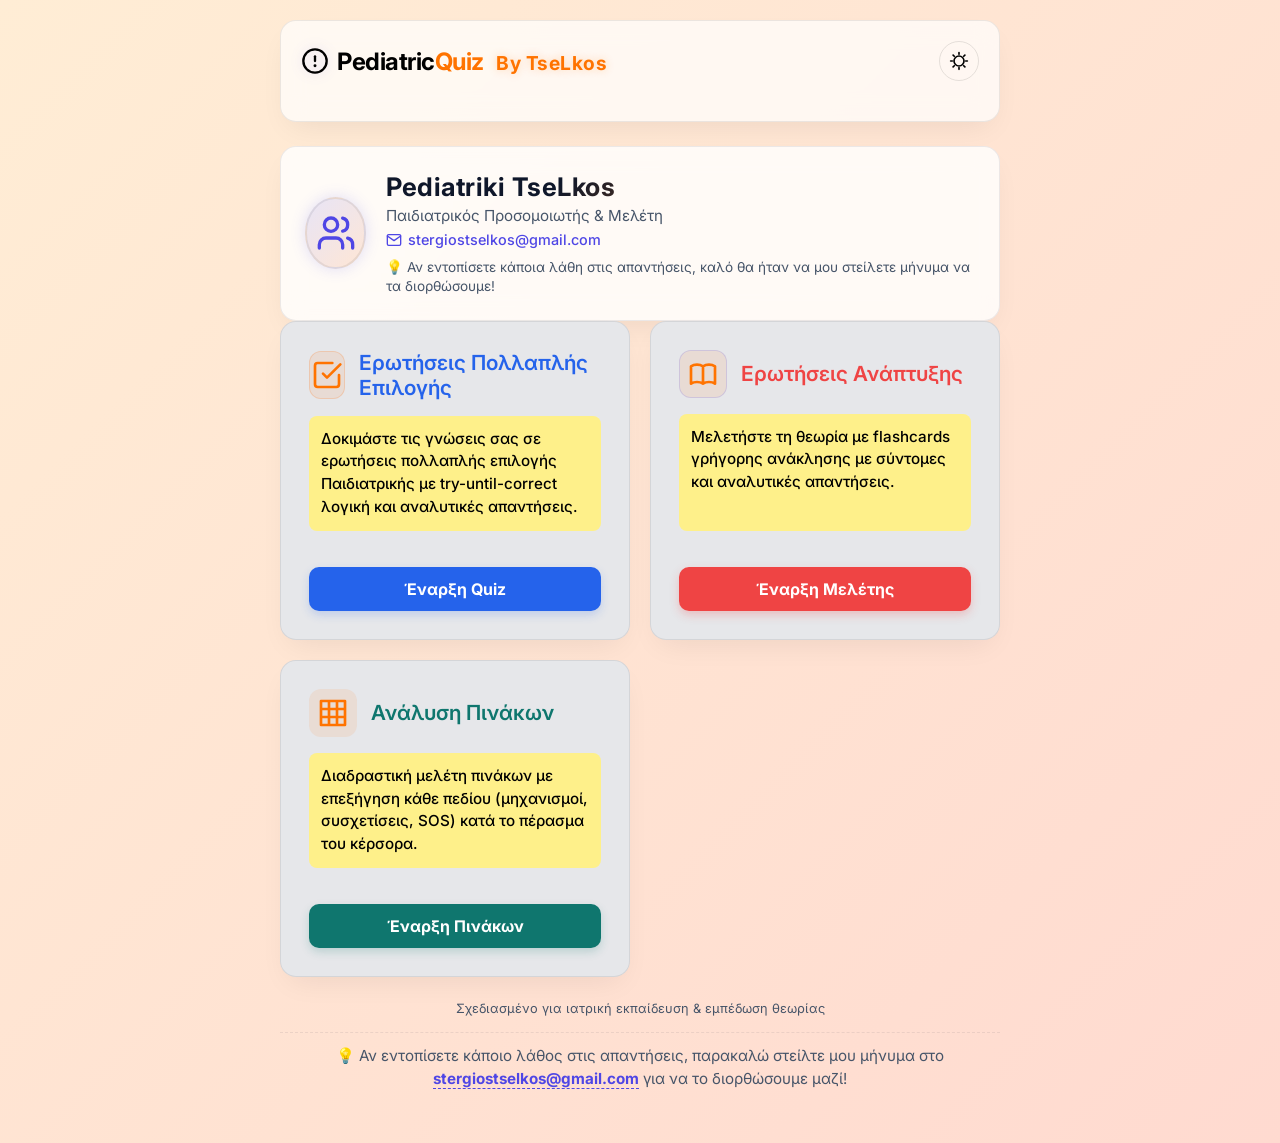
<file: index.html>
<!DOCTYPE html>
<html lang="el">
<head>
    <meta charset="UTF-8">
    <meta name="viewport" content="width=device-width, initial-scale=1.0">
    <title>Pediatric Portal - pediatriki TseLkos</title>
    <!-- Google Fonts -->
    <link rel="preconnect" href="https://fonts.googleapis.com">
    <link rel="preconnect" href="https://fonts.gstatic.com" crossorigin>
    <link href="https://fonts.googleapis.com/css2?family=Inter:wght@300;400;500;600;700&display=swap" rel="stylesheet">
    <!-- CSS Stylesheet -->
    <link rel="stylesheet" href="style.css?v=2.2">
</head>
<body class="light-theme" style="background: linear-gradient(135deg, #ffedd5 0%, #ffdad0 100%) !important; color: #000000 !important;">
    <div class="app-container">
        <!-- Header Section -->
        <header class="app-header" style="background: rgba(255, 255, 255, 0.7) !important; border: 1px solid rgba(0, 0, 0, 0.08) !important; box-shadow: var(--shadow-main);">
            <div class="header-main">
                <div class="app-logo" style="color: #000000 !important;">
                    <svg width="28" height="28" viewBox="0 0 24 24" fill="none" xmlns="http://www.w3.org/2000/svg">
                        <path d="M12 22C17.5228 22 22 17.5228 22 12C22 6.47715 17.5228 2 12 2C6.47715 2 2 6.47715 2 12C2 17.5228 6.47715 22 12 22Z" stroke="currentColor" stroke-width="2" stroke-linecap="round" stroke-linejoin="round"/>
                        <path d="M12 8V12" stroke="currentColor" stroke-width="2" stroke-linecap="round" stroke-linejoin="round"/>
                        <path d="M12 16H12.01" stroke="currentColor" stroke-width="2.5" stroke-linecap="round" stroke-linejoin="round"/>
                    </svg>
                    <h1 style="color: #000000 !important;">Pediatric<span style="color: #ff7300 !important;">Quiz</span> <span class="author-tag" style="font-size: 1.2rem; font-weight: 700; color: #ff7300; text-shadow: 0 0 8px rgba(255, 115, 0, 0.3); margin-left: 8px; letter-spacing: 0.5px; vertical-align: middle;">By TseLkos</span></h1>
                </div>
                <div class="header-controls">
                    <button id="theme-toggle" class="icon-button" style="border-color: rgba(0, 0, 0, 0.1) !important; color: #000000 !important;" aria-label="Toggle Theme">
                        <!-- Sun Icon -->
                        <svg class="sun-icon" width="20" height="20" viewBox="0 0 24 24" fill="none" xmlns="http://www.w3.org/2000/svg">
                            <path d="M12 18C15.3137 18 18 15.3137 18 12C18 8.68629 15.3137 6 12 6C8.68629 6 6 8.68629 6 12C6 15.3137 8.68629 18 12 18Z" stroke="currentColor" stroke-width="2" stroke-linecap="round" stroke-linejoin="round"/>
                            <path d="M12 2V4" stroke="currentColor" stroke-width="2" stroke-linecap="round" stroke-linejoin="round"/>
                            <path d="M12 20V22" stroke="currentColor" stroke-width="2" stroke-linecap="round" stroke-linejoin="round"/>
                            <path d="M4.93 4.93L6.34 6.34" stroke="currentColor" stroke-width="2" stroke-linecap="round" stroke-linejoin="round"/>
                            <path d="M17.66 17.66L19.07 19.07" stroke="currentColor" stroke-width="2" stroke-linecap="round" stroke-linejoin="round"/>
                            <path d="M2 12H4" stroke="currentColor" stroke-width="2" stroke-linecap="round" stroke-linejoin="round"/>
                            <path d="M20 12H22" stroke="currentColor" stroke-width="2" stroke-linecap="round" stroke-linejoin="round"/>
                            <path d="M6.34 17.66L4.93 19.07" stroke="currentColor" stroke-width="2" stroke-linecap="round" stroke-linejoin="round"/>
                            <path d="M19.07 4.93L17.66 6.34" stroke="currentColor" stroke-width="2" stroke-linecap="round" stroke-linejoin="round"/>
                        </svg>
                        <!-- Moon Icon -->
                        <svg class="moon-icon" width="20" height="20" viewBox="0 0 24 24" fill="none" xmlns="http://www.w3.org/2000/svg">
                            <path d="M21 12.79A9 9 0 1 1 11.21 3 7 7 0 0 0 21 12.79Z" stroke="currentColor" stroke-width="2" stroke-linecap="round" stroke-linejoin="round"/>
                        </svg>
                    </button>
                </div>
            </div>
        </header>

        <!-- Main Portal Content -->
        <main class="app-main">
            <!-- Profile Card -->
            <section class="profile-card-panel">
                <div class="profile-header">
                    <div class="profile-avatar-container">
                        <div class="profile-avatar">
                            <svg width="40" height="40" viewBox="0 0 24 24" fill="none" xmlns="http://www.w3.org/2000/svg">
                                <path d="M16 21v-2a4 4 0 0 0-4-4H6a4 4 0 0 0-4 4v2" stroke="currentColor" stroke-width="2" stroke-linecap="round" stroke-linejoin="round"/>
                                <circle cx="9" cy="7" r="4" stroke="currentColor" stroke-width="2" stroke-linecap="round" stroke-linejoin="round"/>
                                <path d="M22 21v-2a4 4 0 0 0-3-3.87" stroke="currentColor" stroke-width="2" stroke-linecap="round" stroke-linejoin="round"/>
                                <path d="M16 3.13a4 4 0 0 1 0 7.75" stroke="currentColor" stroke-width="2" stroke-linecap="round" stroke-linejoin="round"/>
                            </svg>
                        </div>
                    </div>
                    <div class="profile-info">
                        <h2>Pediatriki TseLkos</h2>
                        <p class="profile-sub">Παιδιατρικός Προσομοιωτής & Μελέτη</p>
                        <a href="mailto:stergiostselkos@gmail.com" class="profile-email-link">
                            <svg width="16" height="16" viewBox="0 0 24 24" fill="none" xmlns="http://www.w3.org/2000/svg" style="vertical-align: middle; margin-right: 6px;">
                                <path d="M4 4h16c1.1 0 2 .9 2 2v12c0 1.1-.9 2-2 2H4c-1.1 0-2-.9-2-2V6c0-1.1.9-2 2-2z" stroke="currentColor" stroke-width="2" stroke-linecap="round" stroke-linejoin="round"/>
                                <path d="M22 6l-10 7L2 6" stroke="currentColor" stroke-width="2" stroke-linecap="round" stroke-linejoin="round"/>
                            </svg>
                            stergiostselkos@gmail.com
                        </a>
                        <p style="font-size: 0.85rem; color: var(--text-secondary); margin-top: 6px; line-height: 1.4;">💡 Αν εντοπίσετε κάποια λάθη στις απαντήσεις, καλό θα ήταν να μου στείλετε μήνυμα να τα διορθώσουμε!</p>
                    </div>
                </div>
            </section>

            <!-- Navigation Grid -->
            <section class="portal-grid" style="grid-template-columns: repeat(auto-fit, minmax(240px, 1fr)); max-width: 900px; margin: 0 auto; gap: 20px;">
                <!-- Quiz Card -->
                <div class="portal-card" style="border-color: rgba(0, 0, 0, 0.08) !important; background: rgba(229, 231, 235, 0.95) !important;">
                    <div class="portal-card-header">
                        <div class="portal-card-icon quiz-icon" style="background: rgba(249, 115, 22, 0.1); color: #ff7300;">
                            <svg width="32" height="32" viewBox="0 0 24 24" fill="none" xmlns="http://www.w3.org/2000/svg">
                                <path d="M9 11l3 3L22 4" stroke="currentColor" stroke-width="2" stroke-linecap="round" stroke-linejoin="round"/>
                                <path d="M21 12v7a2 2 0 0 1-2 2H5a2 2 0 0 1-2-2V5a2 2 0 0 1 2-2h11" stroke="currentColor" stroke-width="2" stroke-linecap="round" stroke-linejoin="round"/>
                            </svg>
                        </div>
                        <h3 style="color: #2563eb !important;">Ερωτήσεις Πολλαπλής Επιλογής</h3>
                    </div>
                    <p class="portal-card-desc" style="background: #fef08a !important; color: #000000 !important; padding: 12px; border-radius: 8px; font-size: 0.95rem; line-height: 1.5; margin-bottom: 20px; font-weight: 500;">Δοκιμάστε τις γνώσεις σας σε ερωτήσεις πολλαπλής επιλογής Παιδιατρικής με try-until-correct λογική και αναλυτικές απαντήσεις.</p>
                    <a href="quiz.html" class="portal-card-btn quiz-btn" style="background: #2563eb !important; color: #ffffff !important; font-weight: 700; border: none; box-shadow: 0 4px 10px rgba(37, 99, 235, 0.2);">Έναρξη Quiz</a>
                </div>

                <!-- Study Portal Card -->
                <div class="portal-card" style="border-color: rgba(0, 0, 0, 0.08) !important; background: rgba(229, 231, 235, 0.95) !important;">
                    <div class="portal-card-header">
                        <div class="portal-card-icon study-icon" style="background: rgba(249, 115, 22, 0.1); color: #ff7300;">
                            <svg width="32" height="32" viewBox="0 0 24 24" fill="none" xmlns="http://www.w3.org/2000/svg">
                                <path d="M12 6.253v13m0-13C10.832 5.477 9.246 5 7.5 5S4.168 5.477 3 6.253v13C4.168 18.477 5.754 18 7.5 18s3.332.477 4.5 1.253m0-13C13.168 5.477 14.754 5 16.5 5c1.747 0 3.332.477 4.5 1.253v13C19.832 18.477 18.247 18 16.5 18c-1.746 0-3.332.477-4.5 1.253" stroke="currentColor" stroke-width="2" stroke-linecap="round" stroke-linejoin="round"/>
                            </svg>
                        </div>
                        <h3 style="color: #ef4444 !important;">Ερωτήσεις Ανάπτυξης</h3>
                    </div>
                    <p class="portal-card-desc" style="background: #fef08a !important; color: #000000 !important; padding: 12px; border-radius: 8px; font-size: 0.95rem; line-height: 1.5; margin-bottom: 20px; font-weight: 500;">Μελετήστε τη θεωρία με flashcards γρήγορης ανάκλησης με σύντομες και αναλυτικές απαντήσεις.</p>
                    <a href="study.html#quick-recall" class="portal-card-btn study-btn" style="background: #ef4444 !important; color: #ffffff !important; font-weight: 700; border: none; box-shadow: 0 4px 10px rgba(239, 68, 68, 0.25);">Έναρξη Μελέτης</a>
                </div>

                <!-- Table Analysis Card -->
                <div class="portal-card" style="border-color: rgba(0, 0, 0, 0.08) !important; background: rgba(229, 231, 235, 0.95) !important;">
                    <div class="portal-card-header">
                        <div class="portal-card-icon tables-icon" style="background: rgba(249, 115, 22, 0.1); color: #ff7300;">
                            <svg width="32" height="32" viewBox="0 0 24 24" fill="none" xmlns="http://www.w3.org/2000/svg">
                                <path d="M3 3h18v18H3V3z M3 9h18 M3 15h18 M9 3v18 M15 3v18" stroke="currentColor" stroke-width="2" stroke-linecap="round" stroke-linejoin="round"/>
                            </svg>
                        </div>
                        <h3 style="color: #0f766e !important;">Ανάλυση Πινάκων</h3>
                    </div>
                    <p class="portal-card-desc" style="background: #fef08a !important; color: #000000 !important; padding: 12px; border-radius: 8px; font-size: 0.95rem; line-height: 1.5; margin-bottom: 20px; font-weight: 500;">Διαδραστική μελέτη πινάκων με επεξήγηση κάθε πεδίου (μηχανισμοί, συσχετίσεις, SOS) κατά το πέρασμα του κέρσορα.</p>
                    <a href="study.html#table-analysis" class="portal-card-btn tables-btn" style="background: #0f766e !important; color: #ffffff !important; font-weight: 700; border: none; box-shadow: 0 4px 10px rgba(15, 118, 110, 0.2);">Έναρξη Πινάκων</a>
                </div>
            </section>
        </main>

        <!-- Footer Info -->
        <footer class="app-footer">
            <p>Σχεδιασμένο για ιατρική εκπαίδευση & εμπέδωση θεωρίας</p>
            <div class="study-feedback-footer" style="margin-top: 16px; padding: 12px 10px; border-top: 1px dashed var(--card-border); text-align: center; font-size: 0.95rem; color: var(--text-secondary); line-height: 1.5;">
                💡 Αν εντοπίσετε κάποιο λάθος στις απαντήσεις, παρακαλώ στείλτε μου μήνυμα στο <a href="mailto:stergiostselkos@gmail.com" style="color: var(--primary-color); font-weight: 700; text-decoration: none; border-bottom: 1px dashed var(--primary-color); transition: all 0.2s ease;">stergiostselkos@gmail.com</a> για να το διορθώσουμε μαζί!
            </div>
        </footer>
    </div>

    <!-- Theme switch logic -->
    <script>
        document.addEventListener('DOMContentLoaded', () => {
            const savedTheme = localStorage.getItem('theme') || 'dark';
            if (savedTheme === 'light') {
                document.body.classList.remove('dark-theme');
                document.body.classList.add('light-theme');
            }
            document.getElementById('theme-toggle').addEventListener('click', () => {
                if (document.body.classList.contains('dark-theme')) {
                    document.body.classList.remove('dark-theme');
                    document.body.classList.add('light-theme');
                    localStorage.setItem('theme', 'light');
                } else {
                    document.body.classList.remove('light-theme');
                    document.body.classList.add('dark-theme');
                    localStorage.setItem('theme', 'dark');
                }
            });
        });
    </script>
</body>
</html>
</file>
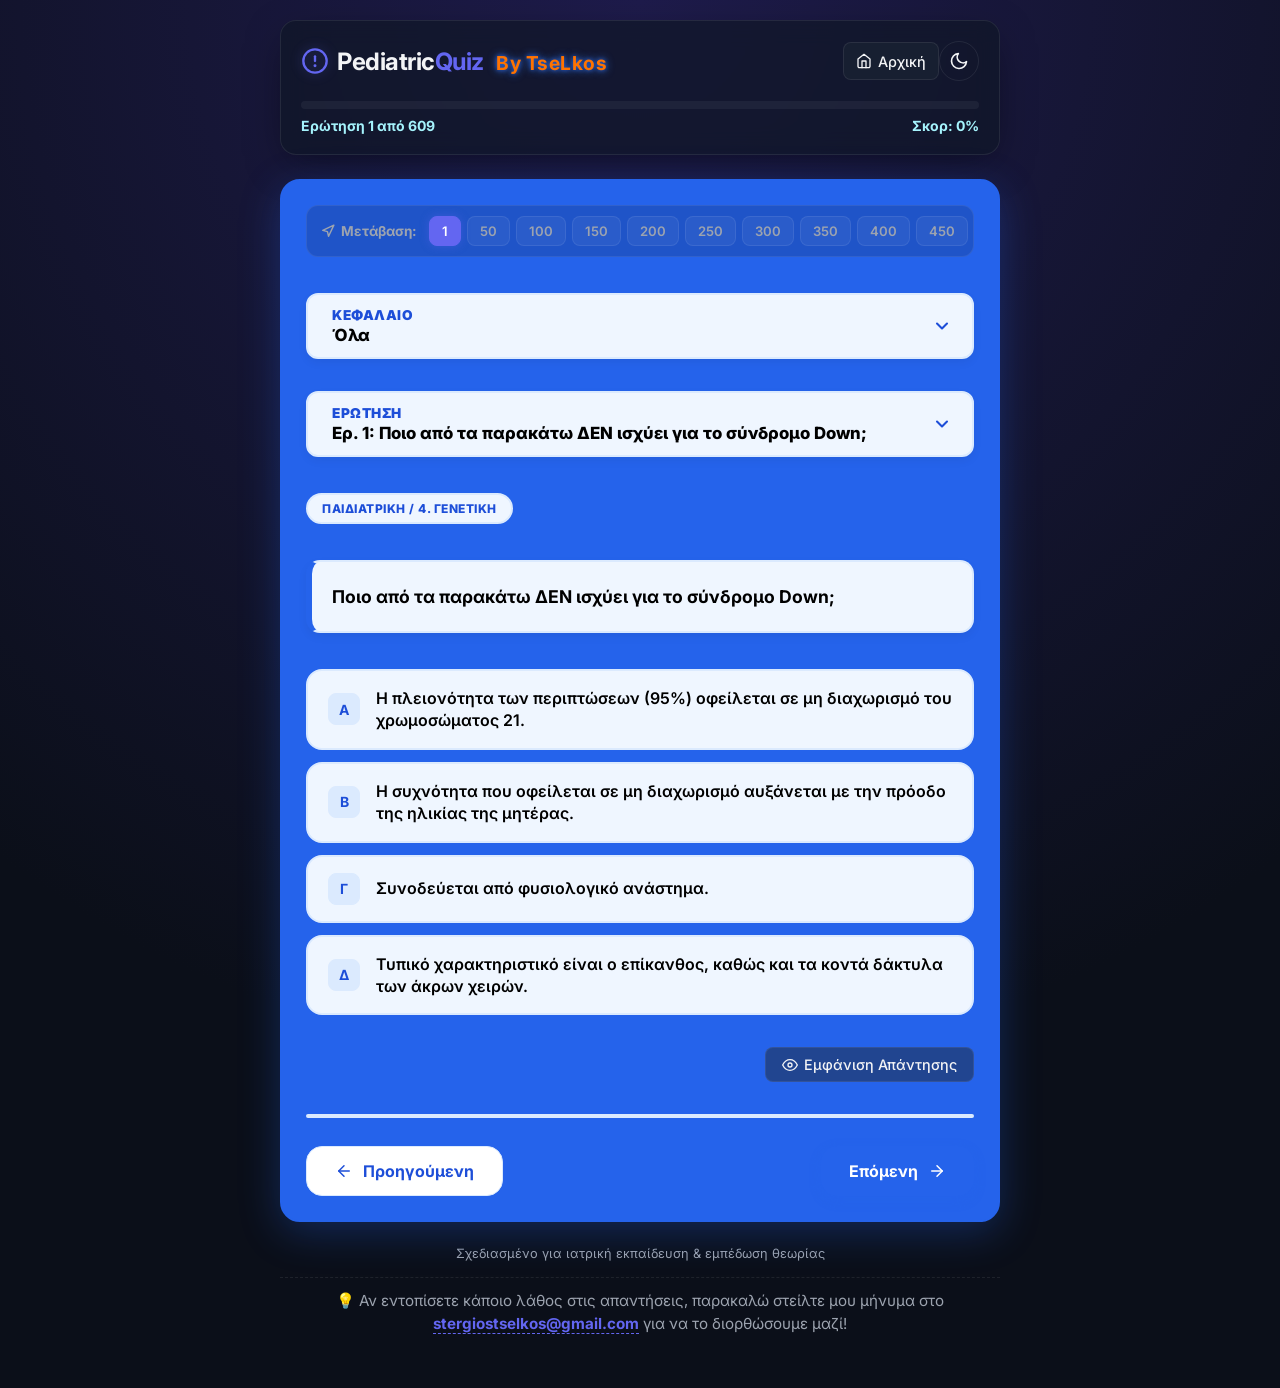
<file: quiz.html>
<!DOCTYPE html>
<html lang="el">
<head>
    <meta charset="UTF-8">
    <meta name="viewport" content="width=device-width, initial-scale=1.0">
    <title>Παιδιατρικός Προσομοιωτής Quiz</title>
    <!-- Google Fonts -->
    <link rel="preconnect" href="https://fonts.googleapis.com">
    <link rel="preconnect" href="https://fonts.gstatic.com" crossorigin>
    <link href="https://fonts.googleapis.com/css2?family=Inter:wght@300;400;500;600;700&display=swap" rel="stylesheet">
    <!-- CSS Stylesheet -->
    <link rel="stylesheet" href="style.css?v=2.0">
    <style>
    /* Animation for Author Tag */
    @keyframes tselkosGlow {
      0% {
        transform: scale(1);
        text-shadow: 0 0 8px rgba(59, 130, 246, 0.9), 0 0 4px rgba(37, 99, 235, 0.8);
      }
      50% {
        transform: scale(1.08);
        text-shadow: 0 0 16px rgba(59, 130, 246, 1), 0 0 8px rgba(59, 130, 246, 0.8), 0 0 20px rgba(37, 99, 235, 0.9);
      }
      100% {
        transform: scale(1);
        text-shadow: 0 0 8px rgba(59, 130, 246, 0.9), 0 0 4px rgba(37, 99, 235, 0.8);
      }
    }
    .author-tag {
      display: inline-block !important;
      animation: tselkosGlow 2s infinite ease-in-out !important;
    }

    /* Quiz Panel Outer Background (Solid Blue) */
    #quiz-view {
      background: #2563eb !important; /* solid blue */
      border: 2px solid #1d4ed8 !important;
      padding: 24px !important;
      border-radius: 20px !important;
      box-shadow: 0 10px 40px rgba(37, 99, 235, 0.3) !important;
    }

    /* Subfields inside outer container have very soft blue background */
    #quiz-view .large-dropdown-select-btn {
      background: #eff6ff !important; /* very soft blue */
      border: 2px solid #dbeafe !important;
      color: #000000 !important;
      border-radius: 12px !important;
      box-shadow: 0 4px 10px rgba(0,0,0,0.05) !important;
    }
    #quiz-view .large-dropdown-select-btn .dropdown-label {
      color: #1d4ed8 !important;
      font-weight: 900 !important;
      opacity: 1 !important;
      font-size: 0.85rem !important;
      letter-spacing: 0.5px !important;
    }
    #quiz-view .large-dropdown-select-btn .dropdown-value {
      color: #000000 !important;
      font-weight: 800 !important;
      font-size: 1.05rem !important;
    }
    #quiz-view .large-dropdown-select-btn .dropdown-arrow {
      color: #1d4ed8 !important;
    }

    #quiz-view .category-tag-wrapper .badge {
      background: #eff6ff !important;
      border: 2px solid #dbeafe !important;
      color: #1d4ed8 !important;
      font-weight: 800 !important;
    }

    #quiz-view .large-dropdown-select-btn:hover {
      border-color: #2563eb !important;
      background: #eff6ff !important;
      box-shadow: 0 8px 24px rgba(37, 99, 235, 0.2) !important;
    }
    #quiz-view .chapters-vertical-list-overlay,
    #quiz-view .questions-vertical-list-overlay {
      border-color: rgba(37, 99, 235, 0.3) !important;
      box-shadow: 0 15px 35px rgba(0, 0, 0, 0.3), 0 0 15px rgba(37, 99, 235, 0.1) !important;
      background: var(--card-bg) !important;
    }
    #quiz-view .overlay-chapter-item:hover,
    #quiz-view .overlay-question-item:hover {
      background: var(--option-hover) !important;
      border-color: rgba(37, 99, 235, 0.4) !important;
    }
    #quiz-view .overlay-chapter-item.active,
    #quiz-view .overlay-question-item.active {
      background: rgba(37, 99, 235, 0.1) !important;
      border-color: #2563eb !important;
      color: #2563eb !important;
    }
    #quiz-view .overlay-question-item strong {
      color: #2563eb !important;
    }

    /* Stats text styling (Very light thalassi/cyan blue for visibility) */
    .progress-stats, #progress-text, #score-text {
      color: #a5f3fc !important; /* very light thalassi blue */
      font-weight: 700 !important;
    }

    /* Question box background is also very soft blue */
    #quiz-view .question-container {
      background: #eff6ff !important; /* very soft blue */
      border: 2px solid #dbeafe !important;
      border-left: 6px solid #2563eb !important;
      border-radius: 14px !important;
      padding: 20px !important;
      box-shadow: 0 4px 10px rgba(0,0,0,0.05) !important;
      margin: 16px 0 !important;
      color: #000000 !important;
      font-weight: 700 !important;
      line-height: 1.65 !important;
    }

    /* Options buttons styling and hover behavior */
    #quiz-view .option-btn {
      background: #eff6ff !important; /* very soft blue default */
      border: 2px solid #dbeafe !important;
      color: #000000 !important;
      font-weight: 600 !important;
      transition: all 0.2s ease !important;
    }
    #quiz-view .option-btn:hover:not(:disabled) {
      background: #2563eb !important; /* takes original button color on hover */
      border-color: #1d4ed8 !important;
      color: #ffffff !important;
      transform: translateY(-2px) !important;
    }
    #quiz-view .option-btn .option-badge {
      background: #dbeafe !important;
      border-color: #dbeafe !important;
      color: #1d4ed8 !important;
    }
    #quiz-view .option-btn:hover:not(:disabled) .option-badge {
      background: #ffffff !important;
      color: #1d4ed8 !important;
    }

    /* Keep correct/incorrect states */
    #quiz-view .option-btn.correct {
      background: #d1fae5 !important; /* soft success green background */
      border-color: #10b981 !important;
      color: #065f46 !important;
    }
    #quiz-view .option-btn.correct .option-badge {
      background: #10b981 !important;
      color: #ffffff !important;
    }

    #quiz-view .option-btn.incorrect {
      background: #fee2e2 !important; /* soft red background */
      border-color: #ef4444 !important; /* red border */
      color: #991b1b !important;
    }
    #quiz-view .option-btn.incorrect .option-badge {
      background: #ef4444 !important;
      color: #ffffff !important;
    }

    /* Explanation panel styling */
    #quiz-view .explanation-panel {
      background: #eff6ff !important;
      border: 2px solid #dbeafe !important;
    }
    #quiz-view .explanation-panel-inner {
      color: #000000 !important;
    }
    #quiz-view .explanation-header {
      border-bottom-color: #dbeafe !important;
    }
    #quiz-view .explanation-content p,
    #quiz-view .explanation-content li {
      color: #000000 !important;
    }

    /* Bottom navigation adjustments */
    #quiz-view .quiz-navigation .btn-secondary {
      background: #ffffff !important;
      border: 1px solid #dbeafe !important;
      color: #1d4ed8 !important;
      font-weight: 700 !important;
    }
    #quiz-view .quiz-navigation .btn-primary {
      background: #2563eb !important;
      color: #ffffff !important;
      font-weight: 700 !important;
      box-shadow: 0 4px 12px rgba(37, 99, 235, 0.3) !important;
    }
    </style>
</head>
<body class="dark-theme">
    <div class="app-container">
        <!-- Header Section -->
        <header class="app-header">
            <div class="header-main">
                <div class="app-logo">
                    <svg width="28" height="28" viewBox="0 0 24 24" fill="none" xmlns="http://www.w3.org/2000/svg">
                        <path d="M12 22C17.5228 22 22 17.5228 22 12C22 6.47715 17.5228 2 12 2C6.47715 2 2 6.47715 2 12C2 17.5228 6.47715 22 12 22Z" stroke="currentColor" stroke-width="2" stroke-linecap="round" stroke-linejoin="round"/>
                        <path d="M12 8V12" stroke="currentColor" stroke-width="2" stroke-linecap="round" stroke-linejoin="round"/>
                        <path d="M12 16H12.01" stroke="currentColor" stroke-width="2.5" stroke-linecap="round" stroke-linejoin="round"/>
                    </svg>
                    <h1>Pediatric<span>Quiz</span> <span class="author-tag" style="font-size: 1.2rem; font-weight: 700; color: #ff7300; text-shadow: 0 0 8px rgba(59, 130, 246, 0.9), 0 0 4px rgba(37, 99, 235, 0.8); margin-left: 8px; letter-spacing: 0.5px; vertical-align: middle;">By TseLkos</span></h1>
                </div>
                <div class="header-controls">
                    <a href="index.html" class="btn btn-secondary btn-icon" style="padding: 6px 12px; font-size: 0.9rem; text-decoration: none; display: flex; align-items: center; gap: 6px; border-radius: 8px; font-weight: 500; height: 38px; box-sizing: border-box;">
                        <svg width="16" height="16" viewBox="0 0 24 24" fill="none" xmlns="http://www.w3.org/2000/svg">
                            <path d="M3 9L12 2L21 9V20C21 20.5304 20.7893 21.0391 20.4142 21.4142C20.0391 21.7893 19.5304 22 19 22H5C4.46957 22 3.96086 21.7893 3.58579 21.4142C3.21071 21.0391 3 20.5304 3 20V9Z" stroke="currentColor" stroke-width="2" stroke-linecap="round" stroke-linejoin="round"/>
                            <path d="M9 22V12H15V22" stroke="currentColor" stroke-width="2" stroke-linecap="round" stroke-linejoin="round"/>
                        </svg>
                        <span>Αρχική</span>
                    </a>
                    <button id="theme-toggle" class="icon-button" aria-label="Toggle Theme">
                        <!-- Sun Icon -->
                        <svg class="sun-icon" width="20" height="20" viewBox="0 0 24 24" fill="none" xmlns="http://www.w3.org/2000/svg">
                            <path d="M12 18C15.3137 18 18 15.3137 18 12C18 8.68629 15.3137 6 12 6C8.68629 6 6 8.68629 6 12C6 15.3137 8.68629 18 12 18Z" stroke="currentColor" stroke-width="2" stroke-linecap="round" stroke-linejoin="round"/>
                            <path d="M12 2V4" stroke="currentColor" stroke-width="2" stroke-linecap="round" stroke-linejoin="round"/>
                            <path d="M12 20V22" stroke="currentColor" stroke-width="2" stroke-linecap="round" stroke-linejoin="round"/>
                            <path d="M4.93 4.93L6.34 6.34" stroke="currentColor" stroke-width="2" stroke-linecap="round" stroke-linejoin="round"/>
                            <path d="M17.66 17.66L19.07 19.07" stroke="currentColor" stroke-width="2" stroke-linecap="round" stroke-linejoin="round"/>
                            <path d="M2 12H4" stroke="currentColor" stroke-width="2" stroke-linecap="round" stroke-linejoin="round"/>
                            <path d="M20 12H22" stroke="currentColor" stroke-width="2" stroke-linecap="round" stroke-linejoin="round"/>
                            <path d="M6.34 17.66L4.93 19.07" stroke="currentColor" stroke-width="2" stroke-linecap="round" stroke-linejoin="round"/>
                            <path d="M19.07 4.93L17.66 6.34" stroke="currentColor" stroke-width="2" stroke-linecap="round" stroke-linejoin="round"/>
                        </svg>
                        <!-- Moon Icon -->
                        <svg class="moon-icon" width="20" height="20" viewBox="0 0 24 24" fill="none" xmlns="http://www.w3.org/2000/svg">
                            <path d="M21 12.79A9 9 0 1 1 11.21 3 7 7 0 0 0 21 12.79Z" stroke="currentColor" stroke-width="2" stroke-linecap="round" stroke-linejoin="round"/>
                        </svg>
                    </button>
                </div>
            </div>
            <!-- Progress Bar Tracker -->
            <div class="progress-container">
                <div class="progress-bar-wrapper">
                    <div id="progress-fill" class="progress-fill" style="background: #2563eb !important;"></div>
                </div>
                <div class="progress-stats">
                    <span id="progress-text">Ερώτηση 0 από 0</span>
                    <span id="score-text">Σκορ: 0%</span>
                </div>
            </div>
        </header>

        <!-- Main Content Area -->
        <main class="app-main">
             <!-- Active Quiz View -->
             <section id="quiz-view" class="view-panel" style="border: 2px solid #2563eb !important; border-radius: var(--border-radius); padding: 24px; background: var(--card-bg); box-shadow: 0 4px 15px rgba(37, 99, 235, 0.15);">
                 <!-- Quick Navigation Jump List -->
                 <div class="quick-nav-container" style="display: flex; align-items: center; gap: 8px; margin-bottom: 16px; padding: 10px 14px; background: rgba(0, 0, 0, 0.15); border: 1px solid var(--card-border); border-radius: 12px; overflow-x: auto; white-space: nowrap; -webkit-overflow-scrolling: touch; scrollbar-width: none;">
                     <span style="font-size: 0.85rem; font-weight: 700; color: var(--text-secondary); margin-right: 4px; display: inline-flex; align-items: center; gap: 6px; flex-shrink: 0;">
                         <svg width="14" height="14" viewBox="0 0 24 24" fill="none" stroke="currentColor" stroke-width="2.5" stroke-linecap="round" stroke-linejoin="round">
                             <polygon points="3 11 22 2 13 21 11 13 3 11"/>
                         </svg>
                         Μετάβαση:
                     </span>
                     <div id="quick-nav-pills" style="display: flex; gap: 6px;">
                         <!-- Dynamic buttons like 1, 50, 100... -->
                     </div>
                 </div>

                 <!-- Chapter Selector Dropdown -->
                 <div class="quick-dropdown-wrapper" style="position: relative; display: flex; flex-direction: column; gap: 8px; margin-bottom: 12px;">
                     <button id="quiz-chapters-dropdown-btn" class="large-dropdown-select-btn" style="border-color: rgba(37, 99, 235, 0.25);">
                         <span class="dropdown-label" style="color: #2563eb; opacity: 0.85; font-size: 0.8rem; text-transform: uppercase; font-weight: 700; display: block; text-align: left; margin-bottom: 2px;">Κεφάλαιο</span>
                         <span id="quiz-chapters-dropdown-value" class="dropdown-value" style="font-weight: 600; font-size: 1rem; color: var(--text-primary); text-align: left; display: block; text-overflow: ellipsis; overflow: hidden; white-space: nowrap; padding-right: 24px;">Όλα</span>
                         <svg class="dropdown-arrow" width="20" height="20" viewBox="0 0 24 24" fill="none" xmlns="http://www.w3.org/2000/svg" style="position: absolute; right: 20px; top: calc(50% - 10px); color: #2563eb;">
                             <path d="M6 9l6 6 6-6" stroke="currentColor" stroke-width="2.5" stroke-linecap="round" stroke-linejoin="round"/>
                         </svg>
                     </button>
                     <!-- Vertical Chapters List Overlay -->
                     <div id="quiz-chapters-overlay" class="chapters-vertical-list-overlay hidden">
                         <!-- Populated dynamically -->
                     </div>
                 </div>

                 <!-- Question Selector Dropdown -->
                 <div class="quick-dropdown-wrapper" style="position: relative; display: flex; flex-direction: column; gap: 8px; margin-bottom: 16px;">
                     <button id="quiz-questions-dropdown-btn" class="large-dropdown-select-btn" style="border-color: rgba(37, 99, 235, 0.25);">
                         <span class="dropdown-label" style="color: #2563eb; opacity: 0.85; font-size: 0.8rem; text-transform: uppercase; font-weight: 700; display: block; text-align: left; margin-bottom: 2px;">Ερώτηση</span>
                         <span id="quiz-questions-dropdown-value" class="dropdown-value" style="font-weight: 600; font-size: 1.05rem; color: var(--text-primary); text-align: left; display: block; text-overflow: ellipsis; overflow: hidden; white-space: nowrap; padding-right: 24px;">Φόρτωση ερώτησης...</span>
                         <svg class="dropdown-arrow" width="20" height="20" viewBox="0 0 24 24" fill="none" xmlns="http://www.w3.org/2000/svg" style="position: absolute; right: 20px; top: calc(50% - 10px); color: #2563eb;">
                             <path d="M6 9l6 6 6-6" stroke="currentColor" stroke-width="2.5" stroke-linecap="round" stroke-linejoin="round"/>
                         </svg>
                     </button>
                     <!-- Vertical Questions List Overlay -->
                     <div id="quiz-questions-overlay" class="questions-vertical-list-overlay hidden">
                         <!-- Populated dynamically -->
                     </div>
                 </div>

                <div class="category-tag-wrapper">
                    <span id="category-badge" class="badge" style="color: #2563eb; background: rgba(37, 99, 235, 0.08); border-color: rgba(37, 99, 235, 0.25);">Παιδιατρική</span>
                </div>

                <!-- Question Text -->
                <div class="question-container">
                    <p id="question-text">Φόρτωση ερώτησης...</p>
                </div>

                <!-- Options List (Stacked) -->
                <div id="options-list" class="options-list">
                    <!-- Dynamic option buttons go here -->
                </div>

                <!-- Reveal Answer Button -->
                <div class="reveal-btn-container" style="display: flex; justify-content: flex-end; margin-top: 12px; margin-bottom: 12px;">
                    <button id="reveal-answer-btn" class="btn btn-secondary" style="display: none; align-items: center; gap: 6px; padding: 8px 16px; font-size: 0.9rem; border-radius: 8px; font-weight: 500; cursor: pointer; transition: all 0.2s ease;">
                        <svg width="16" height="16" viewBox="0 0 24 24" fill="none" xmlns="http://www.w3.org/2000/svg">
                            <path d="M1 12s4-8 11-8 11 8 11 8-4 8-11 8-11-8-11-8z" stroke="currentColor" stroke-width="2" stroke-linecap="round" stroke-linejoin="round"/>
                            <circle cx="12" cy="12" r="3" stroke="currentColor" stroke-width="2" stroke-linecap="round" stroke-linejoin="round"/>
                        </svg>
                        <span>Εμφάνιση Απάντησης</span>
                    </button>
                </div>

                <!-- Explanation Panel (Collapsible) -->
                <div id="explanation-panel" class="explanation-panel collapsed">
                    <div class="explanation-panel-inner">
                        <div class="explanation-header">
                            <div class="explanation-title">
                                <svg width="20" height="20" viewBox="0 0 24 24" fill="none" xmlns="http://www.w3.org/2000/svg">
                                    <path d="M12 22C17.5228 22 22 17.5228 22 12C22 6.47715 17.5228 2 12 2C6.47715 2 2 6.47715 2 12C2 17.5228 6.47715 22 12 22Z" stroke="currentColor" stroke-width="2" stroke-linecap="round" stroke-linejoin="round"/>
                                    <path d="M12 16V12" stroke="currentColor" stroke-width="2" stroke-linecap="round" stroke-linejoin="round"/>
                                    <path d="M12 8H12.01" stroke="currentColor" stroke-width="2.5" stroke-linecap="round" stroke-linejoin="round"/>
                                </svg>
                                <h2>Ανάλυση & Θεωρία</h2>
                            </div>
                        </div>
                        <div id="explanation-content" class="explanation-content">
                            <!-- Raw HTML generated from Markdown parsed explanation -->
                        </div>
                    </div>
                </div>

                <!-- Navigation Footer -->
                <div class="quiz-navigation">
                    <button id="prev-button" class="btn btn-secondary btn-icon" disabled>
                        <svg width="18" height="18" viewBox="0 0 24 24" fill="none" xmlns="http://www.w3.org/2000/svg">
                            <path d="M19 12H5" stroke="currentColor" stroke-width="2" stroke-linecap="round" stroke-linejoin="round"/>
                            <path d="M12 19L5 12L12 5" stroke="currentColor" stroke-width="2" stroke-linecap="round" stroke-linejoin="round"/>
                        </svg>
                        <span>Προηγούμενη</span>
                    </button>
                    <button id="next-button" class="btn btn-primary btn-icon">
                        <span>Επόμενη</span>
                        <svg width="18" height="18" viewBox="0 0 24 24" fill="none" xmlns="http://www.w3.org/2000/svg">
                            <path d="M5 12H19" stroke="currentColor" stroke-width="2" stroke-linecap="round" stroke-linejoin="round"/>
                            <path d="M12 5L19 12L12 19" stroke="currentColor" stroke-width="2" stroke-linecap="round" stroke-linejoin="round"/>
                        </svg>
                    </button>
                </div>

            </section>

            <!-- Results summary View -->
            <section id="results-view" class="view-panel hidden">
                <div class="results-card">
                    <div class="results-header">
                        <div class="celebration-icon">
                            <svg width="64" height="64" viewBox="0 0 24 24" fill="none" xmlns="http://www.w3.org/2000/svg">
                                <path d="M12 15C13.6569 15 15 13.6569 15 12C15 10.3431 13.6569 9 12 9C10.3431 9 9 10.3431 9 12C9 13.6569 10.3431 15 12 15Z" stroke="currentColor" stroke-width="2" stroke-linecap="round" stroke-linejoin="round"/>
                                <path d="M19.4 15A1.65 1.65 0 0 0 2 2V22A1.65 1.65 0 0 0 19.4 15Z" stroke="currentColor" stroke-width="2" stroke-linecap="round" stroke-linejoin="round"/>
                                <path d="M12 2V7" stroke="currentColor" stroke-width="2" stroke-linecap="round" stroke-linejoin="round"/>
                                <path d="M12 17V22" stroke="currentColor" stroke-width="2" stroke-linecap="round" stroke-linejoin="round"/>
                                <path d="M4.93 4.93L8.46 8.46" stroke="currentColor" stroke-width="2" stroke-linecap="round" stroke-linejoin="round"/>
                                <path d="M15.54 15.54L19.07 19.07" stroke="currentColor" stroke-width="2" stroke-linecap="round" stroke-linejoin="round"/>
                                <path d="M2 12H7" stroke="currentColor" stroke-width="2" stroke-linecap="round" stroke-linejoin="round"/>
                                <path d="M17 12H22" stroke="currentColor" stroke-width="2" stroke-linecap="round" stroke-linejoin="round"/>
                                <path d="M8.46 15.54L4.93 19.07" stroke="currentColor" stroke-width="2" stroke-linecap="round" stroke-linejoin="round"/>
                                <path d="M19.07 4.93L15.54 8.46" stroke="currentColor" stroke-width="2" stroke-linecap="round" stroke-linejoin="round"/>
                            </svg>
                        </div>
                        <h2>Συγχαρητήρια!</h2>
                        <p>Ολοκληρώσατε τον Παιδιατρικό Προσομοιωτή</p>
                    </div>

                    <div class="results-stats-grid">
                        <div class="stat-card">
                            <span class="stat-label">Συνολικό Σκορ</span>
                            <span id="final-score" class="stat-value">0%</span>
                        </div>
                        <div class="stat-card">
                            <span class="stat-label">Σωστές Απαντήσεις</span>
                            <span id="final-correct" class="stat-value">0 / 0</span>
                        </div>
                        <div class="stat-card">
                            <span class="stat-label">Προσπάθειες</span>
                            <span id="final-attempts" class="stat-value">0</span>
                        </div>
                    </div>

                    <!-- Performance Rating Banner -->
                    <div id="performance-rating" class="performance-rating">
                        <!-- Dynamic text: e.g. "Εξαιρετική επίδοση!" -->
                    </div>

                    <button id="restart-button" class="btn btn-secondary btn-icon" style="background: #ffffff !important; color: #ef4444 !important; border: 2px solid #ef4444 !important; font-weight: 700 !important; box-shadow: 0 4px 12px rgba(239, 68, 68, 0.15) !important;">
                        <svg width="18" height="18" viewBox="0 0 24 24" fill="none" xmlns="http://www.w3.org/2000/svg">
                            <path d="M21.5 2v6h-6M21.34 15.57a10 10 0 1 1-.57-8.38l.73-1.19" stroke="currentColor" stroke-width="2" stroke-linecap="round" stroke-linejoin="round"/>
                        </svg>
                        <span>Επανεκκίνηση Quiz</span>
                    </button>
                </div>
            </section>
        </main>

        <!-- Footer Info -->
        <footer class="app-footer">
            <p>Σχεδιασμένο για ιατρική εκπαίδευση & εμπέδωση θεωρίας</p>
            <div class="study-feedback-footer" style="margin-top: 16px; padding: 12px 10px; border-top: 1px dashed var(--card-border); text-align: center; font-size: 0.95rem; color: var(--text-secondary); line-height: 1.5;">
                💡 Αν εντοπίσετε κάποιο λάθος στις απαντήσεις, παρακαλώ στείλτε μου μήνυμα στο <a href="mailto:stergiostselkos@gmail.com" style="color: var(--primary-color); font-weight: 700; text-decoration: none; border-bottom: 1px dashed var(--primary-color); transition: all 0.2s ease;">stergiostselkos@gmail.com</a> για να το διορθώσουμε μαζί!
            </div>
        </footer>
    </div>

    <!-- App Logic Scripts -->
    <script src="questions.js?v=2.0"></script>
    <script src="app.js?v=2.0"></script>
</body>
</html>
</file>
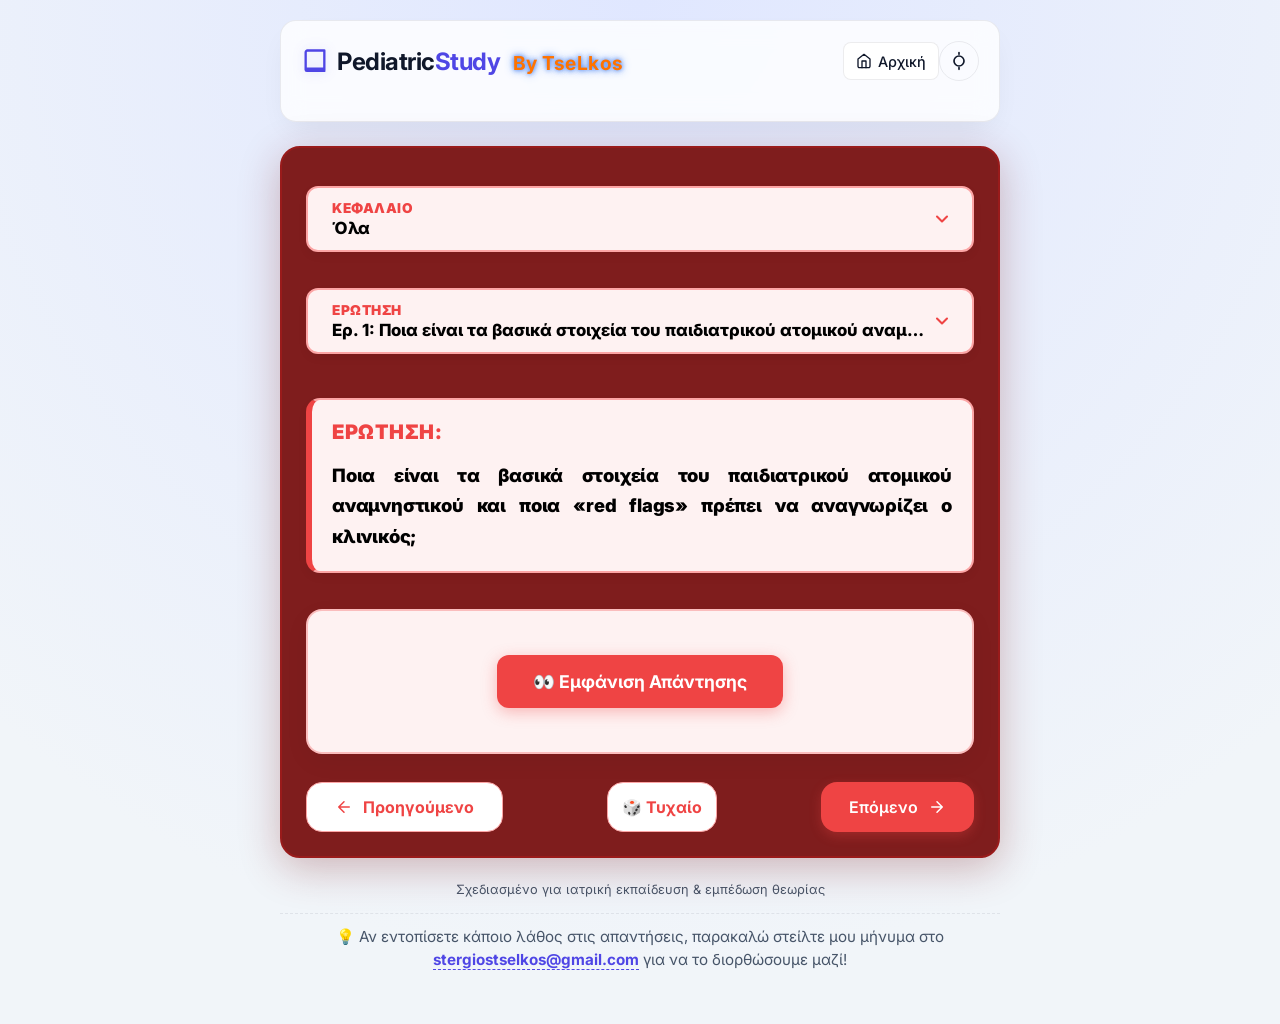
<file: study.html>
<!DOCTYPE html>
<html lang="el">
<head>
    <meta charset="UTF-8">
    <meta name="viewport" content="width=device-width, initial-scale=1.0">
    <title>Θέματα Ανάπτυξης & Μελέτη - pediatriki TseLkos</title>
    <!-- Google Fonts -->
    <link rel="preconnect" href="https://fonts.googleapis.com">
    <link rel="preconnect" href="https://fonts.gstatic.com" crossorigin>
    <link href="https://fonts.googleapis.com/css2?family=Inter:wght@300;400;500;600;700&display=swap" rel="stylesheet">
    <!-- CSS Stylesheet -->
    <link rel="stylesheet" href="style.css">
    <style>
    /* Animation for Author Tag */
    @keyframes tselkosGlow {
      0% {
        transform: scale(1);
        text-shadow: 0 0 8px rgba(239, 68, 68, 0.9), 0 0 4px rgba(220, 38, 38, 0.8);
      }
      50% {
        transform: scale(1.08);
        text-shadow: 0 0 16px rgba(239, 68, 68, 1), 0 0 8px rgba(239, 68, 68, 0.8), 0 0 20px rgba(220, 38, 38, 0.9);
      }
      100% {
        transform: scale(1);
        text-shadow: 0 0 8px rgba(239, 68, 68, 0.9), 0 0 4px rgba(220, 38, 38, 0.8);
      }
    }
    .author-tag {
      display: inline-block !important;
      animation: tselkosGlow 2s infinite ease-in-out !important;
    }

    /* Quick Recall Section styling overrides */
    #quick-recall-view {
      background: #7f1d1d !important; /* Outer container is a rich, dark matte red/burgundy to avoid eye strain */
      border: 2px solid #991b1b !important;
      padding: 24px !important;
      border-radius: 20px !important;
      box-shadow: 0 10px 40px rgba(127, 29, 29, 0.3) !important;
    }

    /* Subfields inside outer red container have very soft red background */
    #quick-recall-view .large-dropdown-select-btn {
      background: #fef2f2 !important; /* very soft red */
      border: 2px solid #fca5a5 !important;
      color: #000000 !important;
      border-radius: 12px !important;
      box-shadow: 0 4px 10px rgba(0,0,0,0.05) !important;
    }
    #quick-recall-view .large-dropdown-select-btn .dropdown-label {
      color: #ef4444 !important; /* original red color */
      font-weight: 900 !important; /* more bold */
      opacity: 1 !important;
      font-size: 0.85rem !important;
      letter-spacing: 0.5px !important;
    }
    #quick-recall-view .large-dropdown-select-btn .dropdown-value {
      color: #000000 !important;
      font-weight: 800 !important; /* more bold */
      font-size: 1.05rem !important;
    }
    #quick-recall-view .large-dropdown-select-btn .dropdown-arrow {
      color: #ef4444 !important;
    }

    /* Field 4: Question display box formatted with a prominent red banner and clean white overlay */
    #quick-recall-view .topic-title-header {
      background: #fef2f2 !important; /* very soft red */
      border: 2px solid #fca5a5 !important;
      border-left: 6px solid #ef4444 !important;
      border-radius: 14px !important;
      padding: 20px !important;
      box-shadow: 0 4px 10px rgba(0,0,0,0.05) !important;
      margin: 16px 0 !important;
    }
    #quick-recall-view .question-label-span {
      font-size: 1.25rem !important;
      font-weight: 900 !important;
      color: #ef4444 !important;
      text-transform: uppercase !important;
      letter-spacing: 0.5px !important;
      margin-bottom: 8px !important;
      display: block !important;
    }
    #quick-recall-view .question-inner-card {
      background: transparent !important;
      padding: 0 !important;
      box-shadow: none !important;
    }
    #quick-recall-view #quick-recall-question {
      color: #000000 !important;
      font-weight: 850 !important;
      font-size: 1.15rem !important;
      line-height: 1.65 !important;
      margin: 0 !important;
      text-align: justify !important;
      text-justify: inter-word !important;
    }

    /* Field 5, 6, 7: Active Card Container customized */
    #quick-recall-view .recall-card-container {
      background: #fef2f2 !important; /* very soft red */
      border: 2px solid #fca5a5 !important;
      border-radius: 16px !important;
      padding: 24px !important;
      box-shadow: 0 8px 24px rgba(0,0,0,0.05) !important;
    }

    /* Field 5: Correct Answer Box */
    #quick-recall-view .correct-answer-box {
      background: rgba(239, 68, 68, 0.06) !important;
      border: 1px solid rgba(239, 68, 68, 0.2) !important;
      color: #b91c1c !important;
      border-radius: 12px !important;
      padding: 16px 20px !important;
      box-shadow: 0 4px 12px rgba(0,0,0,0.03) !important;
    }
    #quick-recall-view .correct-answer-box h4 {
      color: #ef4444 !important;
      font-weight: 900 !important;
      font-size: 0.95rem !important;
      margin-bottom: 6px !important;
    }
    #quick-recall-view #quick-correct-answer-text,
    #quick-recall-view .correct-answer-box p {
      color: #000000 !important;
      font-weight: 500 !important;
      font-size: 1.05rem !important;
      line-height: 1.6 !important;
    }

    /* Field 6: Mnemonic Box */
    #quick-recall-view .mnemonic-box {
      background: rgba(234, 179, 8, 0.06) !important;
      border: 1px solid rgba(234, 179, 8, 0.2) !important;
      border-radius: 12px !important;
      padding: 16px 20px !important;
      box-shadow: 0 4px 12px rgba(0,0,0,0.03) !important;
    }
    #quick-recall-view .mnemonic-header h5 {
      color: #ca8a04 !important;
      font-weight: 900 !important;
    }
    #quick-recall-view #quick-mnemonic-text,
    #quick-recall-view .mnemonic-box p {
      color: #000000 !important;
      font-weight: 750 !important;
      font-style: italic !important;
    }

    /* Field 7: Explanation Wrapper */
    #quick-recall-view .explanation-wrapper {
      background: transparent !important;
      border-radius: 0 !important;
      padding: 0 !important;
      box-shadow: none !important;
    }
    #quick-recall-view .explanation-wrapper h4 {
      color: #ef4444 !important;
      font-weight: 900 !important;
      border-bottom: 1.5px solid rgba(239, 68, 68, 0.15) !important;
      padding-bottom: 8px !important;
      margin-bottom: 12px !important;
      font-size: 1.1rem !important;
    }
    #quick-recall-view #quick-recall-explanation-content {
      color: #000000 !important;
      font-weight: 400 !important;
      font-size: 0.98rem !important;
      line-height: 1.65 !important;
    }
    #quick-recall-view #quick-recall-explanation-content p, 
    #quick-recall-view #quick-recall-explanation-content li {
      color: #000000 !important;
      font-weight: 400 !important;
      text-align: justify !important;
    }
    #quick-recall-view #quick-recall-explanation-content strong {
      color: #b91c1c !important;
      font-weight: 850 !important;
    }

    /* Field 8: Navigation bar styles adaptation */
    #quick-recall-view .quiz-navigation .btn-secondary {
      background: #ffffff !important;
      border: 1px solid #fca5a5 !important;
      color: #ef4444 !important;
      font-weight: 700 !important;
    }
    #quick-recall-view .quiz-navigation .btn-primary {
      background: #ef4444 !important;
      color: #ffffff !important;
      box-shadow: 0 4px 12px rgba(239, 68, 68, 0.3) !important;
    }

    /* Table Analysis Section styling overrides */
    #table-analysis-view {
      background: #0f766e !important;
      border: 2px solid #0d9488 !important;
      padding: 24px !important;
      border-radius: 20px !important;
      box-shadow: 0 10px 40px rgba(15, 118, 110, 0.35) !important;
    }

    #table-analysis-view .large-dropdown-select-btn {
      background: #ffffff !important;
      border: 2px solid #0d9488 !important;
      color: #000000 !important;
      border-radius: 12px !important;
      box-shadow: 0 4px 10px rgba(0,0,0,0.05) !important;
    }
    #table-analysis-view .large-dropdown-select-btn .dropdown-label {
      color: #0f766e !important;
      font-weight: 900 !important;
      opacity: 1 !important;
      font-size: 0.85rem !important;
      letter-spacing: 0.5px !important;
    }
    #table-analysis-view .large-dropdown-select-btn .dropdown-value {
      color: #000000 !important;
      font-weight: 800 !important;
      font-size: 1.05rem !important;
    }
    #table-analysis-view .large-dropdown-select-btn .dropdown-arrow {
      color: #0f766e !important;
    }

    #table-analysis-view .topic-title-header {
      background: #ffffff !important;
      border: 2px solid #0d9488 !important;
      border-left: 6px solid #0f766e !important;
      border-radius: 14px !important;
      padding: 20px !important;
      box-shadow: 0 4px 10px rgba(0,0,0,0.05) !important;
      margin: 16px 0 !important;
    }
    #table-analysis-view .topic-title-header h2 {
      color: #0f766e !important;
      font-weight: 900 !important;
      font-size: 1.25rem !important;
      margin: 0 !important;
    }

    #table-analysis-view .recall-header {
      border-color: rgba(255, 255, 255, 0.2) !important;
      margin-bottom: 14px !important;
    }
    #table-analysis-view .recall-header .back-to-menu-btn {
      background: #ffffff !important;
      border: 1px solid #0d9488 !important;
      color: #0f766e !important;
      font-weight: 700 !important;
    }
    #table-analysis-view #table-analysis-progress {
      color: #ffffff !important;
    }

    /* Table visual formatting inside container */
    #table-analysis-view .table-analysis-container {
      background: #f0fdfa !important;
      border: 2px solid #0d9488 !important;
      box-shadow: 0 8px 24px rgba(0,0,0,0.12) !important;
    }
    #table-analysis-view .interactive-med-table {
      background: #f0fdfa !important;
    }
    #table-analysis-view .interactive-med-table th {
      background: #0d9488 !important;
      color: #ffffff !important;
      font-size: 0.85rem !important;
      font-weight: 800 !important;
      padding: 10px 14px !important;
      border: 1px solid rgba(15, 118, 110, 0.3) !important;
      border-bottom: 2px solid #0f766e !important;
    }
    #table-analysis-view .interactive-med-table td {
      background: #f0fdfa !important;
      color: #000000 !important;
      font-size: 0.8rem !important;
      font-weight: 800 !important;
      padding: 10px 14px !important;
      border: 1px solid rgba(15, 118, 110, 0.25) !important;
      line-height: 1.45 !important;
    }
    #table-analysis-view .interactive-med-table tr:hover td {
      background: #e0f2fe !important;
    }
    #table-analysis-view .interactive-cell:hover, 
    #table-analysis-view .interactive-cell.active-hover {
      background: #ccfbf1 !important;
      color: #0f766e !important;
    }
    #table-analysis-view .active-cell-selected {
      background: #99f6e4 !important;
      border: 2.5px solid #0f766e !important;
      color: #0f766e !important;
    }
    </style>
</head>
<body class="dark-theme">
    <div class="app-container">
        <!-- Header Section -->
        <header class="app-header">
            <div class="header-main">
                <div class="app-logo">
                    <svg width="28" height="28" viewBox="0 0 24 24" fill="none" xmlns="http://www.w3.org/2000/svg">
                        <path d="M4 19.5c0 .5.5 1 1 1h15M4 19.5c0-.5.5-1 1-1h15M4 19.5V4.5A1.5 1.5 0 0 1 5.5 3H20v17H5.5a1.5 1.5 0 0 1-1.5-1.5z" stroke="currentColor" stroke-width="2" stroke-linecap="round" stroke-linejoin="round"/>
                    </svg>
                    <h1>Pediatric<span>Study</span> <span class="author-tag" style="font-size: 1.2rem; font-weight: 700; color: #ff7300; text-shadow: 0 0 8px rgba(59, 130, 246, 0.9), 0 0 4px rgba(37, 99, 235, 0.8); margin-left: 8px; letter-spacing: 0.5px; vertical-align: middle;">By TseLkos</span></h1>
                </div>
                <div class="header-controls">
                    <a href="index.html" class="btn btn-secondary btn-icon" style="padding: 6px 12px; font-size: 0.9rem; text-decoration: none; display: flex; align-items: center; gap: 6px; border-radius: 8px; font-weight: 500; height: 38px; box-sizing: border-box;">
                        <svg width="16" height="16" viewBox="0 0 24 24" fill="none" xmlns="http://www.w3.org/2000/svg">
                            <path d="M3 9L12 2L21 9V20C21 20.5304 20.7893 21.0391 20.4142 21.4142C20.0391 21.7893 19.5304 22 19 22H5C4.46957 22 3.96086 21.7893 3.58579 21.4142C3.21071 21.0391 3 20.5304 3 20V9Z" stroke="currentColor" stroke-width="2" stroke-linecap="round" stroke-linejoin="round"/>
                            <path d="M9 22V12H15V22" stroke="currentColor" stroke-width="2" stroke-linecap="round" stroke-linejoin="round"/>
                        </svg>
                        <span>Αρχική</span>
                    </a>
                    <button id="theme-toggle" class="icon-button" aria-label="Toggle Theme">
                        <!-- Sun/Moon Icons -->
                        <svg class="sun-icon" width="20" height="20" viewBox="0 0 24 24" fill="none" xmlns="http://www.w3.org/2000/svg">
                            <path d="M12 18C15.3137 18 18 15.3137 18 12C18 8.68629 15.3137 6 12 6C8.68629 6 6 8.68629 6 12C6 15.3137 8.68629 18 12 18Z" stroke="currentColor" stroke-width="2" stroke-linecap="round" stroke-linejoin="round"/>
                            <path d="M12 2V4" stroke="currentColor" stroke-width="2" stroke-linecap="round" stroke-linejoin="round"/>
                            <path d="M12 20V22" stroke="currentColor" stroke-width="2" stroke-linecap="round" stroke-linejoin="round"/>
                        </svg>
                        <svg class="moon-icon" width="20" height="20" viewBox="0 0 24 24" fill="none" xmlns="http://www.w3.org/2000/svg">
                            <path d="M21 12.79A9 9 0 1 1 11.21 3 7 7 0 0 0 21 12.79Z" stroke="currentColor" stroke-width="2" stroke-linecap="round" stroke-linejoin="round"/>
                        </svg>
                    </button>
                </div>
            </div>
        </header>

        <!-- Main Workspace -->
        <main class="app-main">


            <!-- 2b. Quick Recall Flashcards View (Hidden by default) -->
            <section id="quick-recall-view" class="view-panel hidden">

                <!-- Chapter Selector Filters -->
                <div class="quick-dropdown-wrapper" style="position: relative; display: flex; flex-direction: column; gap: 8px; margin-top: 14px; margin-bottom: 8px;">
                    <button id="quick-chapters-dropdown-btn" class="large-dropdown-select-btn" style="border-color: rgba(239, 68, 68, 0.25);">
                        <span class="dropdown-label" style="color: #ef4444; opacity: 0.85; font-size: 0.8rem; text-transform: uppercase; font-weight: 700; display: block; text-align: left; margin-bottom: 2px;">Κεφάλαιο</span>
                        <span id="quick-chapters-dropdown-value" class="dropdown-value" style="font-weight: 600; font-size: 1rem; color: var(--text-primary); text-align: left; display: block; text-overflow: ellipsis; overflow: hidden; white-space: nowrap; padding-right: 24px;">Όλα</span>
                        <svg class="dropdown-arrow" width="20" height="20" viewBox="0 0 24 24" fill="none" xmlns="http://www.w3.org/2000/svg" style="position: absolute; right: 20px; top: calc(50% - 10px); color: #ef4444;">
                            <path d="M6 9l6 6 6-6" stroke="currentColor" stroke-width="2.5" stroke-linecap="round" stroke-linejoin="round"/>
                        </svg>
                    </button>
                    <!-- Vertical Chapters List Overlay -->
                    <div id="quick-chapters-overlay" class="chapters-vertical-list-overlay hidden">
                        <!-- Chapters populated dynamically in study.js -->
                    </div>
                </div>

                <!-- Topic Selector Dropdown and Overlay -->
                <div class="quick-dropdown-wrapper" style="position: relative; display: flex; flex-direction: column; gap: 8px; margin-top: 8px; margin-bottom: 8px;">
                    <button id="quick-questions-dropdown-btn" class="large-dropdown-select-btn" style="border-color: rgba(239, 68, 68, 0.25);">
                        <span class="dropdown-label" style="color: #ef4444; opacity: 0.85; font-size: 0.8rem; text-transform: uppercase; font-weight: 700; display: block; text-align: left; margin-bottom: 2px;">Ερώτηση</span>
                        <span id="quick-questions-dropdown-value" class="dropdown-value" style="font-weight: 600; font-size: 1.05rem; color: var(--text-primary); text-align: left; display: block; text-overflow: ellipsis; overflow: hidden; white-space: nowrap; padding-right: 24px;">Φόρτωση ερώτησης...</span>
                        <svg class="dropdown-arrow" width="20" height="20" viewBox="0 0 24 24" fill="none" xmlns="http://www.w3.org/2000/svg" style="position: absolute; right: 20px; top: calc(50% - 10px); color: #ef4444;">
                            <path d="M6 9l6 6 6-6" stroke="currentColor" stroke-width="2.5" stroke-linecap="round" stroke-linejoin="round"/>
                        </svg>
                    </button>
                    <!-- Vertical List Overlay -->
                    <div id="quick-questions-overlay" class="questions-vertical-list-overlay hidden">
                        <!-- Questions populated dynamically in study.js -->
                    </div>
                </div>

                <!-- Topic Title Header -->
                <div class="topic-title-header">
                    <span class="question-label-span">Ερώτηση:</span>
                    <div class="question-inner-card">
                        <h2 id="quick-recall-question">Φόρτωση ερώτησης...</h2>
                    </div>
                </div>

                <!-- Active Card Container -->
                <div class="recall-card-container" style="border: 2px solid rgba(239, 68, 68, 0.3) !important;">
                    <!-- Reveal Action Button Container -->
                    <div id="quick-reveal-btn-container" class="reveal-action-container">
                        <button id="quick-reveal-btn" class="btn btn-primary" style="background: #ef4444 !important; box-shadow: 0 4px 15px rgba(239, 68, 68, 0.35); padding: 16px 36px; font-size: 1.1rem; border-radius: 12px; font-weight: 700; border: none;">
                            <span>👀 Εμφάνιση Απάντησης</span>
                        </button>
                    </div>

                    <!-- Revealed Answer Block (Hidden initially) -->
                    <div id="quick-revealed-block" class="revealed-block collapsed">
                        <!-- Correct Answer Box -->
                        <div class="correct-answer-box" style="border-color: rgba(239, 68, 68, 0.25); background: rgba(239, 68, 68, 0.05); color: #ef4444;">
                            <h4 style="color: #ef4444; opacity: 0.9;">Σύντομη Απάντηση:</h4>
                            <p id="quick-correct-answer-text" style="color: #000000 !important; font-weight: 500;">Φόρτωση σύντομης απάντησης...</p>
                        </div>

                        <!-- Mnemonic Tip Box -->
                        <div id="quick-mnemonic-box" class="mnemonic-box">
                            <div class="mnemonic-header">
                                <svg width="18" height="18" viewBox="0 0 24 24" fill="none" xmlns="http://www.w3.org/2000/svg" style="color: #eab308;">
                                    <path d="M12 2v4M12 18v4M4.93 4.93l2.83 2.83M16.24 16.24l2.83 2.83M2 12h4M18 12h4M4.93 19.07l2.83-2.83M16.24 7.76l2.83-2.83" stroke="currentColor" stroke-width="2" stroke-linecap="round" stroke-linejoin="round"/>
                                </svg>
                                <h5>Μνημονικό Tip / Σημείο-Κλειδί</h5>
                            </div>
                            <div id="quick-mnemonic-text">Φόρτωση tip...</div>
                        </div>

                        <!-- Full Explanation Block -->
                        <div class="explanation-wrapper">
                            <h4 style="color: #ef4444; border-color: rgba(239, 68, 68, 0.15);">Ανάλυση &amp; Θεωρία</h4>
                            <div id="quick-recall-explanation-content" class="explanation-content">
                                <!-- Rendered Markdown content -->
                            </div>
                        </div>
                    </div>
                </div>

                <!-- Footer Navigation -->
                <div class="quiz-navigation">
                    <button id="quick-recall-prev-btn" class="btn btn-secondary btn-icon" disabled>
                        <svg width="18" height="18" viewBox="0 0 24 24" fill="none" xmlns="http://www.w3.org/2000/svg">
                            <path d="M19 12H5M12 19l-7-7 7-7" stroke="currentColor" stroke-width="2" stroke-linecap="round" stroke-linejoin="round"/>
                        </svg>
                        <span>Προηγούμενο</span>
                    </button>
                    <button id="quick-recall-random-btn" class="btn btn-secondary btn-icon" style="padding: 10px 14px;">
                        <span>🎲 Τυχαίο</span>
                    </button>
                    <button id="quick-recall-next-btn" class="btn btn-primary btn-icon" style="background: #ef4444 !important; box-shadow: 0 4px 14px rgba(239, 68, 68, 0.35); border: none;">
                        <span>Επόμενο</span>
                        <svg width="18" height="18" viewBox="0 0 24 24" fill="none" xmlns="http://www.w3.org/2000/svg">
                            <path d="M5 12h14M12 5l7 7-7 7" stroke="currentColor" stroke-width="2" stroke-linecap="round" stroke-linejoin="round"/>
                        </svg>
                    </button>
                </div>

            </section>

            <!-- 3. Table Analysis View (Hidden by default) -->
            <section id="table-analysis-view" class="view-panel hidden">
                <div class="recall-header" style="border-color: rgba(217, 70, 239, 0.25);">
                    <button class="back-to-menu-btn">
                <div class="recall-header" style="border-color: rgba(15, 118, 110, 0.25);">
                    <button class="back-to-menu-btn">
                        <svg width="18" height="18" viewBox="0 0 24 24" fill="none" xmlns="http://www.w3.org/2000/svg" style="vertical-align: middle; margin-right: 4px;">
                            <path d="M19 12H5M12 19l-7-7 7-7" stroke="currentColor" stroke-width="2" stroke-linecap="round" stroke-linejoin="round"/>
                        </svg>
                        Μενού Μελέτης
                    </button>
                    <span id="table-analysis-progress" style="color: #0f766e; font-weight: 600; font-size: 0.9rem;">Πίνακας 0 από 0</span>
                </div>

                <!-- Chapter Selector Dropdown -->
                <div class="quick-dropdown-wrapper" style="position: relative; display: flex; flex-direction: column; gap: 8px; margin-top: 14px; margin-bottom: 8px;">
                    <button id="table-chapters-dropdown-btn" class="large-dropdown-select-btn" style="border-color: rgba(15, 118, 110, 0.25);">
                        <span class="dropdown-label" style="color: #0f766e; opacity: 0.85; font-size: 0.8rem; text-transform: uppercase; font-weight: 700; display: block; text-align: left; margin-bottom: 2px;">Κεφάλαιο</span>
                        <span id="table-chapters-dropdown-value" class="dropdown-value" style="font-weight: 600; font-size: 1rem; color: var(--text-primary); text-align: left; display: block; text-overflow: ellipsis; overflow: hidden; white-space: nowrap; padding-right: 24px;">Όλα</span>
                        <svg class="dropdown-arrow" width="20" height="20" viewBox="0 0 24 24" fill="none" xmlns="http://www.w3.org/2000/svg" style="position: absolute; right: 20px; top: calc(50% - 10px); color: #0f766e;">
                            <path d="M6 9l6 6 6-6" stroke="currentColor" stroke-width="2.5" stroke-linecap="round" stroke-linejoin="round"/>
                        </svg>
                    </button>
                    <div id="table-chapters-overlay" class="chapters-vertical-list-overlay hidden">
                        <!-- Dynamic Chapters populated by study.js -->
                    </div>
                </div>

                <!-- Table Selector Dropdown -->
                <div class="quick-dropdown-wrapper" style="position: relative; display: flex; flex-direction: column; gap: 8px; margin-top: 8px; margin-bottom: 8px;">
                    <button id="tables-dropdown-btn" class="large-dropdown-select-btn" style="border-color: rgba(15, 118, 110, 0.25);">
                        <span class="dropdown-label" style="color: #0f766e; opacity: 0.85; font-size: 0.8rem; text-transform: uppercase; font-weight: 700; display: block; text-align: left; margin-bottom: 2px;">Πίνακας</span>
                        <span id="tables-dropdown-value" class="dropdown-value" style="font-weight: 600; font-size: 1.05rem; color: var(--text-primary); text-align: left; display: block; text-overflow: ellipsis; overflow: hidden; white-space: nowrap; padding-right: 24px;">Επιλέξτε Πίνακα...</span>
                        <svg class="dropdown-arrow" width="20" height="20" viewBox="0 0 24 24" fill="none" xmlns="http://www.w3.org/2000/svg" style="position: absolute; right: 20px; top: calc(50% - 10px); color: #0f766e;">
                            <path d="M6 9l6 6 6-6" stroke="currentColor" stroke-width="2.5" stroke-linecap="round" stroke-linejoin="round"/>
                        </svg>
                    </button>
                    <div id="tables-dropdown-overlay" class="questions-vertical-list-overlay hidden">
                        <!-- Dynamic Tables populated by study.js -->
                    </div>
                </div>

                <!-- Table Title Container -->
                <div class="topic-title-header" style="margin-top: 20px;">
                    <h2 id="table-analysis-title">Φόρτωση πίνακα...</h2>
                </div>

                <!-- Interactive Table Container -->
                <div class="table-analysis-container" style="position: relative; overflow-x: auto; background: var(--card-bg); border: 2px solid rgba(15, 118, 110, 0.3) !important; border-radius: var(--border-radius); box-shadow: var(--shadow-main); margin-bottom: 24px; max-width: 100%;">
                    <table class="interactive-med-table" style="width: 100%; border-collapse: collapse; min-width: 600px;">
                        <thead id="table-analysis-thead">
                            <!-- Populated dynamically -->
                        </thead>
                        <tbody id="table-analysis-tbody">
                            <!-- Populated dynamically -->
                        </tbody>
                    </table>
                </div>

                <!-- Dedicated Cell Details Box (Prevents cropped text and works beautifully on hover/click) -->
                <div id="table-cell-details-box" style="display: none; background: var(--card-bg); border: 2px solid var(--primary-color) !important; border-radius: var(--border-radius); padding: 20px; margin-bottom: 24px; box-shadow: var(--shadow-main); transition: all 0.3s ease;">
                    <!-- Populated dynamically on cell hover or click -->
                </div>

                <!-- Detailed Analysis Block -->
                <div class="explanation-wrapper" style="border: 2px solid rgba(15, 118, 110, 0.3) !important; background: var(--card-bg); border-radius: var(--border-radius); padding: 24px; box-shadow: var(--shadow-main);">
                    <h4 style="color: #0f766e; font-size: 1.25rem; font-weight: 700; border-bottom: 1px solid rgba(15, 118, 110, 0.15); padding-bottom: 12px; margin-bottom: 16px; display: flex; align-items: center; gap: 8px;">
                        <svg width="20" height="20" viewBox="0 0 24 24" fill="none" xmlns="http://www.w3.org/2000/svg">
                            <path d="M12 6.253v13m0-13C10.832 5.477 9.246 5 7.5 5S4.168 5.477 3 6.253v13C4.168 18.477 5.754 18 7.5 18s3.332.477 4.5 1.253m0-13C13.168 5.477 14.754 5 16.5 5c1.747 0 3.332.477 4.5 1.253v13C19.832 18.477 18.247 18 16.5 18c-1.746 0-3.332.477-4.5 1.253" stroke="currentColor" stroke-width="2" stroke-linecap="round" stroke-linejoin="round"/>
                        </svg>
                        Ανάλυση &amp; Μεθοδολογία Μελέτης
                    </h4>
                    <div id="table-analysis-detailed-content" class="explanation-content" style="color: var(--text-primary); line-height: 1.7; font-size: 1rem;">
                        <!-- Populated dynamically -->
                    </div>
                </div>
            </section>
        </main>

        <!-- Footer Info -->
        <footer class="app-footer">
            <p>Σχεδιασμένο για ιατρική εκπαίδευση & εμπέδωση θεωρίας</p>
            <div class="study-feedback-footer" style="margin-top: 16px; padding: 12px 10px; border-top: 1px dashed var(--card-border); text-align: center; font-size: 0.95rem; color: var(--text-secondary); line-height: 1.5;">
                💡 Αν εντοπίσετε κάποιο λάθος στις απαντήσεις, παρακαλώ στείλτε μου μήνυμα στο <a href="mailto:stergiostselkos@gmail.com" style="color: var(--primary-color); font-weight: 700; text-decoration: none; border-bottom: 1px dashed var(--primary-color); transition: all 0.2s ease;">stergiostselkos@gmail.com</a> για να το διορθώσουμε μαζί!
            </div>
        </footer>
    </div>

    <!-- Chapter Selection Modal Overlay -->
    <div id="chapter-modal" class="modal-overlay hidden">
        <div class="modal-card">
            <div class="modal-header">
                <h3>Επιλογή Κεφαλαίου</h3>
                <button id="close-chapter-modal" class="close-btn" aria-label="Κλείσιμο">
                    <svg width="20" height="20" viewBox="0 0 24 24" fill="none" stroke="currentColor" stroke-width="2.5" stroke-linecap="round" stroke-linejoin="round">
                        <line x1="18" y1="6" x2="6" y2="18"></line>
                        <line x1="6" y1="6" x2="18" y2="18"></line>
                    </svg>
                </button>
            </div>
            <div id="modal-chapters-grid" class="modal-chapters-grid">
                <!-- Dynamic Grid of Chapters -->
            </div>
        </div>
    </div>

    <!-- App Logic Scripts -->
    <script src="data/flashcard_questions.js"></script>
    <script src="data/table_analyses.js"></script>
    <script src="study.js"></script>
</body>
</html>
</file>
<file: style.css>
/* Core Styling - Glassmorphism Design System */
:root {
    --transition-speed: 0.3s;
    --border-radius: 16px;
    --font-family: 'Inter', -apple-system, BlinkMacSystemFont, "Segoe UI", Roboto, Helvetica, Arial, sans-serif;
    
    /* Dark Theme Variables (Default) */
    --bg-color: #0b0f19;
    --bg-gradient: radial-gradient(circle at 50% 0%, #1e1b4b 0%, #0b0f19 70%);
    --card-bg: rgba(17, 24, 39, 0.7);
    --card-border: rgba(255, 255, 255, 0.08);
    --text-primary: #f3f4f6;
    --text-secondary: #9ca3af;
    
    --primary-color: #6366f1; /* Indigo */
    --primary-hover: #4f46e5;
    --primary-glow: rgba(99, 102, 241, 0.35);
    
    --success-color: #10b981; /* Emerald */
    --success-bg: rgba(16, 185, 129, 0.12);
    --success-border: rgba(16, 185, 129, 0.3);
    
    --error-color: #ef4444; /* Red */
    --error-bg: rgba(239, 68, 68, 0.12);
    --error-border: rgba(239, 68, 68, 0.3);
    
    --option-bg: rgba(31, 41, 55, 0.5);
    --option-border: rgba(255, 255, 255, 0.05);
    --option-hover: rgba(99, 102, 241, 0.08);
    --option-hover-border: rgba(99, 102, 241, 0.3);
    
    --shadow-main: 0 12px 40px -10px rgba(0, 0, 0, 0.5);
    --progress-bg: rgba(255, 255, 255, 0.05);
}

/* Light Theme Variables */
body.light-theme {
    --bg-color: #f1f5f9;
    --bg-gradient: radial-gradient(circle at 50% 0%, #e0e7ff 0%, #f1f5f9 80%);
    --card-bg: rgba(255, 255, 255, 0.8);
    --card-border: rgba(15, 23, 42, 0.08);
    --text-primary: #0f172a;
    --text-secondary: #475569;
    
    --primary-color: #4f46e5;
    --primary-hover: #4338ca;
    --primary-glow: rgba(79, 70, 229, 0.2);
    
    --success-color: #059669;
    --success-bg: rgba(5, 150, 105, 0.08);
    --success-border: rgba(5, 150, 105, 0.25);
    
    --error-color: #dc2626;
    --error-bg: rgba(220, 38, 38, 0.08);
    --error-border: rgba(220, 38, 38, 0.25);
    
    --option-bg: rgba(255, 255, 255, 0.9);
    --option-border: rgba(0, 0, 0, 0.06);
    --option-hover: rgba(79, 70, 229, 0.05);
    --option-hover-border: rgba(79, 70, 229, 0.25);
    
    --shadow-main: 0 12px 30px -10px rgba(0, 0, 0, 0.08);
    --progress-bg: rgba(0, 0, 0, 0.06);
}

* {
    margin: 0;
    padding: 0;
    box-box: border-box;
    box-sizing: border-box;
}

body {
    font-family: var(--font-family);
    background-color: var(--bg-color);
    background-image: var(--bg-gradient);
    color: var(--text-primary);
    min-height: 100vh;
    display: flex;
    justify-content: center;
    align-items: flex-start;
    padding: 20px;
    transition: background-color var(--transition-speed) ease, color var(--transition-speed) ease;
    overflow-x: hidden;
}

/* App Container */
.app-container {
    width: 100%;
    max-width: 720px;
    display: flex;
    flex-direction: column;
    gap: 24px;
}

/* Header Styling */
.app-header {
    background: var(--card-bg);
    border: 1px solid var(--card-border);
    backdrop-filter: blur(12px);
    border-radius: var(--border-radius);
    padding: 20px;
    box-shadow: var(--shadow-main);
}

.header-main {
    display: flex;
    justify-content: space-between;
    align-items: center;
    margin-bottom: 20px;
}

.app-logo {
    display: flex;
    align-items: center;
    gap: 8px;
    color: var(--primary-color);
}

.app-logo svg {
    filter: drop-shadow(0 0 6px var(--primary-glow));
}

.app-logo h1 {
    font-size: 1.5rem;
    font-weight: 700;
    letter-spacing: -0.5px;
    color: var(--text-primary);
}

.app-logo h1 span {
    color: var(--primary-color);
}

.header-controls {
    display: flex;
    align-items: center;
}

.icon-button {
    background: transparent;
    border: 1px solid var(--card-border);
    color: var(--text-primary);
    width: 40px;
    height: 40px;
    border-radius: 50%;
    display: flex;
    justify-content: center;
    align-items: center;
    cursor: pointer;
    transition: all var(--transition-speed) ease;
}

.icon-button:hover {
    background: rgba(255, 255, 255, 0.05);
    border-color: var(--primary-color);
    color: var(--primary-color);
    transform: rotate(15deg);
}

/* Toggle Sun/Moon Icon Display */
.sun-icon {
    display: none;
}
body.light-theme .sun-icon {
    display: block;
}
body.light-theme .moon-icon {
    display: none;
}

/* Progress Bar */
.progress-container {
    display: flex;
    flex-direction: column;
    gap: 8px;
}

.progress-bar-wrapper {
    background: var(--progress-bg);
    height: 8px;
    border-radius: 999px;
    overflow: hidden;
    position: relative;
}

.progress-fill {
    background: linear-gradient(90deg, var(--primary-color) 0%, #a855f7 100%);
    height: 100%;
    width: 0%;
    border-radius: 999px;
    transition: width 0.4s cubic-bezier(0.4, 0, 0.2, 1);
    box-shadow: 0 0 10px rgba(99, 102, 241, 0.5);
}

.progress-stats {
    display: flex;
    justify-content: space-between;
    font-size: 0.875rem;
    font-weight: 500;
    color: var(--text-secondary);
}

/* Main Panel Layout */
.view-panel {
    background: var(--card-bg);
    border: 1px solid var(--card-border);
    backdrop-filter: blur(16px);
    border-radius: var(--border-radius);
    padding: 28px;
    box-shadow: var(--shadow-main);
    display: flex;
    flex-direction: column;
    gap: 20px;
    transition: all 0.3s ease;
}

.hidden {
    display: none !important;
}

/* Badge category tag */
.category-tag-wrapper {
    display: flex;
}

.badge {
    background: var(--option-hover);
    border: 1px solid var(--option-hover-border);
    color: var(--primary-color);
    padding: 6px 14px;
    font-size: 0.75rem;
    font-weight: 600;
    border-radius: 999px;
    text-transform: uppercase;
    letter-spacing: 0.5px;
}

/* Question Container */
.question-container {
    font-size: 1.1rem;
    font-weight: 500;
    line-height: 1.5;
    color: var(--text-primary);
    padding-bottom: 8px;
    text-align: justify;
    text-justify: inter-word;
}

/* Options Container (Stacked layout) */
.options-list {
    display: flex;
    flex-direction: column;
    gap: 12px;
}

.option-btn {
    display: flex;
    align-items: center;
    gap: 16px;
    background: var(--option-bg);
    border: 1px solid var(--option-border);
    border-radius: var(--border-radius);
    padding: 16px 20px;
    width: 100%;
    color: var(--text-primary);
    text-align: left;
    cursor: pointer;
    font-family: var(--font-family);
    font-size: 1rem;
    font-weight: 500;
    line-height: 1.4;
    transition: all 0.2s cubic-bezier(0.4, 0, 0.2, 1);
    outline: none;
    position: relative;
    overflow: hidden;
}

.option-btn:hover:not(:disabled) {
    background: var(--option-hover);
    border-color: var(--option-hover-border);
    transform: translateY(-2px);
    box-shadow: 0 4px 12px rgba(0, 0, 0, 0.05);
}

.option-btn:active:not(:disabled) {
    transform: translateY(0);
}

.option-badge {
    background: var(--card-border);
    border: 1px solid var(--card-border);
    width: 32px;
    height: 32px;
    border-radius: 8px;
    display: flex;
    justify-content: center;
    align-items: center;
    font-weight: 700;
    font-size: 0.875rem;
    flex-shrink: 0;
    color: var(--text-secondary);
    transition: all 0.2s ease;
}

.option-btn:hover:not(:disabled) .option-badge {
    background: var(--primary-color);
    border-color: var(--primary-color);
    color: #ffffff;
}

/* Option States */
.option-btn.correct {
    background: var(--success-bg) !important;
    border-color: var(--success-color) !important;
    box-shadow: 0 0 15px rgba(16, 185, 129, 0.1);
}

.option-btn.correct .option-badge {
    background: var(--success-color) !important;
    border-color: var(--success-color) !important;
    color: #ffffff !important;
}

.option-btn.incorrect {
    background: var(--error-bg) !important;
    border-color: var(--error-color) !important;
    opacity: 0.85;
}

.option-btn.incorrect .option-badge {
    background: var(--error-color) !important;
    border-color: var(--error-color) !important;
    color: #ffffff !important;
}

.option-btn:disabled {
    cursor: not-allowed;
}

.option-btn:disabled:not(.correct):not(.incorrect) {
    opacity: 0.5;
}

/* Shake Animation on Error */
@keyframes shake {
    0%, 100% { transform: translateX(0); }
    20%, 60% { transform: translateX(-6px); }
    40%, 80% { transform: translateX(6px); }
}

.shake {
    animation: shake 0.4s ease-in-out;
}

/* Collapsible Explanation Panel */
.explanation-panel {
    background: rgba(255, 255, 255, 0.02);
    border: 1px solid var(--card-border);
    border-radius: var(--border-radius);
    overflow: hidden;
    display: grid;
    grid-template-rows: 0fr;
    transition: grid-template-rows 0.4s cubic-bezier(0.4, 0, 0.2, 1), background-color var(--transition-speed);
}

.explanation-panel.expanded {
    grid-template-rows: 1fr;
    background: rgba(255, 255, 255, 0.03);
    border-color: var(--success-border);
}

body.light-theme .explanation-panel.expanded {
    background: rgba(5, 150, 105, 0.03);
}

.explanation-panel-inner {
    overflow: hidden;
}

.explanation-header {
    padding: 16px 20px;
    border-bottom: 1px solid var(--card-border);
}

.explanation-title {
    display: flex;
    align-items: center;
    gap: 10px;
    color: var(--success-color);
}

.explanation-title svg {
    flex-shrink: 0;
}

.explanation-title h2 {
    font-size: 1.125rem;
    font-weight: 600;
}

.explanation-content {
    padding: 20px;
    font-size: 0.95rem;
    line-height: 1.6;
    color: var(--text-primary);
}

.explanation-content h3 {
    font-size: 1.05rem;
    font-weight: 600;
    margin-top: 16px;
    margin-bottom: 8px;
    color: var(--text-primary);
}

.explanation-content h3:first-of-type {
    margin-top: 0;
    color: var(--success-color);
}

.explanation-content h3:nth-of-type(2) {
    color: var(--error-color);
}

.explanation-content p {
    margin-bottom: 14px;
}

.explanation-content ul {
    margin-left: 20px;
    margin-bottom: 14px;
}

.explanation-content li {
    margin-bottom: 6px;
}

/* Quiz Navigation Buttons */
.quiz-navigation {
    display: flex;
    justify-content: space-between;
    margin-top: 8px;
    gap: 12px;
}

/* Base Button Styles */
.btn {
    display: inline-flex;
    align-items: center;
    justify-content: center;
    gap: 10px;
    font-family: var(--font-family);
    font-size: 1rem;
    font-weight: 600;
    padding: 14px 28px;
    border-radius: var(--border-radius);
    cursor: pointer;
    transition: all 0.2s ease;
    border: none;
    outline: none;
}

.btn-primary {
    background: var(--primary-color);
    color: #ffffff;
    box-shadow: 0 4px 14px var(--primary-glow);
}

.btn-primary:hover:not(:disabled) {
    background: var(--primary-hover);
    transform: translateY(-2px);
    box-shadow: 0 6px 20px var(--primary-glow);
}

.btn-primary:active:not(:disabled) {
    transform: translateY(0);
}

.btn-primary:disabled {
    opacity: 0.4;
    cursor: not-allowed;
    box-shadow: none;
}

.btn-secondary {
    background: var(--option-bg);
    border: 1px solid var(--card-border);
    color: var(--text-primary);
}

.btn-secondary:hover {
    background: var(--option-hover);
    border-color: var(--option-hover-border);
    transform: translateY(-2px);
}

/* Results View Styling */
.results-card {
    display: flex;
    flex-direction: column;
    align-items: center;
    text-align: center;
    gap: 28px;
    padding: 20px 0;
}

.celebration-icon {
    background: var(--success-bg);
    border: 1px solid var(--success-border);
    color: var(--success-color);
    width: 96px;
    height: 96px;
    border-radius: 50%;
    display: flex;
    justify-content: center;
    align-items: center;
    box-shadow: 0 0 20px rgba(16, 185, 129, 0.2);
    margin-bottom: 8px;
}

.results-header h2 {
    font-size: 2rem;
    font-weight: 700;
    margin-bottom: 6px;
}

.results-header p {
    color: var(--text-secondary);
    font-size: 1.1rem;
}

.results-stats-grid {
    display: grid;
    grid-template-columns: repeat(3, 1fr);
    gap: 16px;
    width: 100%;
}

.stat-card {
    background: var(--option-bg);
    border: 1px solid var(--card-border);
    padding: 16px;
    border-radius: var(--border-radius);
    display: flex;
    flex-direction: column;
    gap: 6px;
}

.stat-label {
    font-size: 0.8rem;
    font-weight: 600;
    color: var(--text-secondary);
    text-transform: uppercase;
    letter-spacing: 0.5px;
}

.stat-value {
    font-size: 1.5rem;
    font-weight: 700;
    color: var(--text-primary);
}

.performance-rating {
    background: var(--option-hover);
    border: 1px solid var(--option-hover-border);
    color: var(--primary-color);
    padding: 12px 24px;
    border-radius: 999px;
    font-weight: 600;
    font-size: 0.95rem;
}

/* Footer Info styling */
.app-footer {
    text-align: center;
    font-size: 0.8rem;
    color: var(--text-secondary);
    margin-bottom: 20px;
}

/* Responsive adjustments */
@media (max-width: 600px) {
    body {
        padding: 12px;
    }
    
    .app-container {
        gap: 16px;
    }
    
    .view-panel {
        padding: 20px;
        gap: 16px;
    }
    
    .results-stats-grid {
        grid-template-columns: 1fr;
        gap: 12px;
    }
    
    .results-header h2 {
        font-size: 1.75rem;
    }
}

/* Portal Landing Page and Study Portal Styling Extension */

/* Profile Card Styling */
.profile-card-panel {
    background: var(--card-bg);
    border: 1px solid var(--card-border);
    border-radius: var(--border-radius);
    padding: 24px;
    backdrop-filter: blur(12px);
    box-shadow: var(--shadow-main);
}

.profile-header {
    display: flex;
    align-items: center;
    gap: 20px;
}

.profile-avatar-container {
    background: linear-gradient(135deg, rgba(99, 102, 241, 0.15) 0%, rgba(249, 115, 22, 0.15) 100%);
    border: 2px solid var(--card-border);
    border-radius: 50%;
    width: 72px;
    height: 72px;
    display: flex;
    justify-content: center;
    align-items: center;
    box-shadow: 0 0 15px rgba(99, 102, 241, 0.2);
}

.profile-avatar {
    color: var(--primary-color);
    display: flex;
    align-items: center;
    justify-content: center;
}

.profile-info h2 {
    font-size: 1.6rem;
    font-weight: 700;
    margin-bottom: 4px;
    background: linear-gradient(135deg, var(--text-primary) 30%, #ff7300 100%);
    -webkit-background-clip: text;
    -webkit-text-fill-color: transparent;
    letter-spacing: 0.5px;
}

.profile-sub {
    font-size: 0.95rem;
    color: var(--text-secondary);
    margin-bottom: 6px;
}

.profile-email-link {
    display: inline-flex;
    align-items: center;
    font-size: 0.9rem;
    color: var(--primary-color);
    text-decoration: none;
    font-weight: 500;
    transition: color 0.2s ease;
}

.profile-email-link:hover {
    color: #818cf8;
    text-decoration: underline;
}

/* Landing Portal Grid */
.portal-grid {
    display: grid;
    grid-template-columns: repeat(auto-fit, minmax(280px, 1fr));
    gap: 20px;
    margin-top: 10px;
}

.portal-card {
    background: var(--card-bg);
    border: 1px solid var(--card-border);
    border-radius: var(--border-radius);
    padding: 28px;
    backdrop-filter: blur(12px);
    box-shadow: var(--shadow-main);
    display: flex;
    flex-direction: column;
    gap: 16px;
    transition: transform var(--transition-speed) ease, border-color var(--transition-speed) ease, box-shadow var(--transition-speed) ease;
}

.portal-card:hover {
    transform: translateY(-4px);
    border-color: rgba(99, 102, 241, 0.3);
    box-shadow: 0 20px 40px -15px rgba(0, 0, 0, 0.6), 0 0 20px rgba(99, 102, 241, 0.1);
}

.portal-card-header {
    display: flex;
    align-items: center;
    gap: 14px;
}

.portal-card-icon {
    width: 48px;
    height: 48px;
    border-radius: 12px;
    display: flex;
    align-items: center;
    justify-content: center;
}

.quiz-icon {
    background: rgba(249, 115, 22, 0.1);
    color: #ff7300;
    border: 1px solid rgba(249, 115, 22, 0.2);
}

.study-icon {
    background: rgba(99, 102, 241, 0.1);
    color: var(--primary-color);
    border: 1px solid rgba(99, 102, 241, 0.2);
}

.portal-card h3 {
    font-size: 1.3rem;
    font-weight: 600;
}

.portal-card-desc {
    font-size: 0.95rem;
    color: var(--text-secondary);
    line-height: 1.6;
    flex-grow: 1;
}

.portal-card-btn {
    display: block;
    width: 100%;
    text-align: center;
    padding: 12px 20px;
    border-radius: 10px;
    font-weight: 600;
    font-size: 1rem;
    text-decoration: none;
    transition: all var(--transition-speed) ease;
}

.quiz-btn {
    background: linear-gradient(135deg, #ff7300 0%, #ff5500 100%);
    color: white;
    box-shadow: 0 4px 15px rgba(249, 115, 22, 0.3);
}

.quiz-btn:hover {
    background: linear-gradient(135deg, #ff851b 0%, #ff6600 100%);
    box-shadow: 0 6px 20px rgba(249, 115, 22, 0.5);
    transform: translateY(-1px);
}

.study-btn {
    background: linear-gradient(135deg, #6366f1 0%, #4f46e5 100%);
    color: white;
    box-shadow: 0 4px 15px rgba(99, 102, 241, 0.3);
}

.study-btn:hover {
    background: linear-gradient(135deg, #818cf8 0%, #5850ec 100%);
    box-shadow: 0 6px 20px rgba(99, 102, 241, 0.5);
    transform: translateY(-1px);
}

.game-icon {
    background: rgba(16, 185, 129, 0.1);
    color: #10b981;
    border: 1px solid rgba(16, 185, 129, 0.2);
}

.game-btn {
    background: linear-gradient(135deg, #10b981 0%, #059669 100%);
    color: white;
    box-shadow: 0 4px 15px rgba(16, 185, 129, 0.3);
}

.game-btn:hover {
    background: linear-gradient(135deg, #34d399 0%, #059669 100%);
    box-shadow: 0 6px 20px rgba(16, 185, 129, 0.5);
    transform: translateY(-1px);
}

/* Study Portal Dashboard Menu */
.section-title {
    background: var(--card-bg);
    border: 1px solid var(--card-border);
    border-radius: var(--border-radius);
    padding: 20px 24px;
    backdrop-filter: blur(12px);
    box-shadow: var(--shadow-main);
    margin-bottom: 4px;
}

.section-title h2 {
    font-size: 1.4rem;
    font-weight: 700;
    margin-bottom: 6px;
}

.section-title p {
    font-size: 0.95rem;
    color: var(--text-secondary);
}

.study-grid {
    display: grid;
    grid-template-columns: repeat(auto-fit, minmax(280px, 1fr));
    gap: 20px;
    margin-top: 16px;
}

.study-card {
    background: var(--card-bg);
    border: 1px solid var(--card-border);
    border-radius: var(--border-radius);
    padding: 24px;
    backdrop-filter: blur(12px);
    box-shadow: var(--shadow-main);
    display: flex;
    flex-direction: column;
    gap: 12px;
    transition: all var(--transition-speed) ease;
}

.study-card.active-card {
    cursor: pointer;
}

.study-card.active-card:hover {
    transform: translateY(-4px);
    border-color: rgba(99, 102, 241, 0.3);
    box-shadow: 0 20px 40px -15px rgba(0, 0, 0, 0.6), 0 0 15px rgba(99, 102, 241, 0.1);
}

.study-card.locked {
    opacity: 0.55;
    cursor: not-allowed;
    background: rgba(17, 24, 39, 0.4);
}

.study-card-header {
    display: flex;
    justify-content: space-between;
    align-items: center;
}

.study-card-badge {
    font-size: 0.75rem;
    font-weight: 700;
    padding: 4px 8px;
    border-radius: 6px;
    text-transform: uppercase;
    letter-spacing: 0.5px;
    background: rgba(99, 102, 241, 0.1);
    color: var(--primary-color);
    border: 1px solid rgba(99, 102, 241, 0.2);
}

.locked-badge {
    background: rgba(156, 163, 175, 0.1);
    color: var(--text-secondary);
    border: 1px solid rgba(156, 163, 175, 0.2);
}

.study-card-icon {
    width: 36px;
    height: 36px;
    border-radius: 8px;
    display: flex;
    align-items: center;
    justify-content: center;
}

.recall-icon {
    background: rgba(16, 185, 129, 0.1);
    color: var(--success-color);
}

.tables-icon {
    background: rgba(99, 102, 241, 0.1);
    color: var(--primary-color);
}

.locked-icon {
    background: rgba(255, 255, 255, 0.03);
    color: var(--text-secondary);
}

.study-card h3 {
    font-size: 1.2rem;
    font-weight: 600;
}

.study-card p {
    font-size: 0.9rem;
    color: var(--text-secondary);
    line-height: 1.5;
    flex-grow: 1;
}

.study-card-action {
    font-size: 0.9rem;
    font-weight: 600;
    color: var(--primary-color);
    margin-top: 4px;
    display: inline-block;
    transition: transform 0.2s ease;
}

.study-card.active-card:hover .study-card-action {
    transform: translateX(4px);
    color: #818cf8;
}

.study-card-action-locked {
    font-size: 0.9rem;
    font-weight: 600;
    color: var(--text-secondary);
    margin-top: 4px;
}

/* Active Recall Flashcard Layout */
.recall-header {
    background: var(--card-bg);
    border: 1px solid var(--card-border);
    border-radius: var(--border-radius);
    padding: 12px 20px;
    backdrop-filter: blur(12px);
    display: flex;
    justify-content: space-between;
    align-items: center;
}

.back-to-menu-btn {
    background: rgba(255, 255, 255, 0.05);
    border: 1px solid var(--card-border);
    color: var(--text-primary);
    padding: 8px 14px;
    border-radius: 8px;
    font-family: inherit;
    font-size: 0.9rem;
    font-weight: 500;
    cursor: pointer;
    display: inline-flex;
    align-items: center;
    transition: all 0.2s ease;
}

.back-to-menu-btn:hover {
    background: rgba(255, 255, 255, 0.1);
    border-color: rgba(255, 255, 255, 0.25);
}

#recall-progress {
    font-size: 0.9rem;
    font-weight: 600;
    color: var(--primary-color);
}

/* Topic Selector Dropdown */
.topic-selector-container {
    background: var(--card-bg);
    border: 1px solid var(--card-border);
    border-radius: var(--border-radius);
    padding: 14px 20px;
    backdrop-filter: blur(12px);
    margin-top: 16px;
    margin-bottom: 8px;
    display: flex;
    align-items: center;
    gap: 16px;
}

.topic-selector-container label {
    font-weight: 700;
    color: var(--text-secondary);
    font-size: 0.95rem;
    white-space: nowrap;
}

.topic-select-wrapper {
    position: relative;
    flex-grow: 1;
}

#topic-select {
    width: 100%;
    padding: 10px 40px 10px 16px;
    border-radius: 8px;
    background: rgba(0, 0, 0, 0.25);
    border: 1px solid var(--card-border);
    color: var(--text-primary);
    font-size: 1rem;
    font-weight: 600;
    font-family: inherit;
    cursor: pointer;
    appearance: none;
    -webkit-appearance: none;
    outline: none;
    transition: all 0.2s ease;
}

body.light-theme #topic-select {
    background: rgba(255, 255, 255, 0.85);
    border-color: rgba(0, 0, 0, 0.12);
    color: var(--text-primary);
}

#topic-select:focus {
    border-color: var(--primary-color);
    box-shadow: 0 0 0 3px rgba(79, 70, 229, 0.25);
}

.topic-select-arrow {
    position: absolute;
    right: 16px;
    top: 50%;
    transform: translateY(-50%);
    pointer-events: none;
    color: var(--text-secondary);
    display: flex;
    align-items: center;
    justify-content: center;
}

/* Light theme overrides for selector container */
body.light-theme .topic-selector-container {
    border-color: rgba(0, 0, 0, 0.08);
}

.recall-card-container {
    background: var(--card-bg);
    border: 1px solid var(--card-border);
    border-radius: var(--border-radius);
    padding: 32px;
    backdrop-filter: blur(12px);
    box-shadow: var(--shadow-main);
    display: flex;
    flex-direction: column;
    gap: 20px;
}

.reveal-action-container {
    display: flex;
    justify-content: center;
    margin: 20px 0;
}

.btn-large {
    padding: 16px 32px;
    font-size: 1.1rem;
    border-radius: 12px;
    cursor: pointer;
}

/* Revealed Content Panel Transitions */
.revealed-block {
    display: flex;
    flex-direction: column;
    gap: 20px;
    opacity: 1;
    transition: opacity 0.4s ease;
}

.revealed-block.collapsed {
    display: none !important;
    opacity: 0;
    pointer-events: none;
}

/* Correct Answer Banner */
.correct-answer-box {
    background: var(--success-bg);
    border: 1px solid var(--success-border);
    border-radius: 12px;
    padding: 20px;
    color: var(--success-color);
    box-shadow: 0 4px 20px rgba(16, 185, 129, 0.05);
}

.correct-answer-box h4 {
    font-size: 0.9rem;
    font-weight: 700;
    text-transform: uppercase;
    letter-spacing: 0.5px;
    margin-bottom: 6px;
    opacity: 0.85;
}

.correct-answer-box p {
    font-size: 1.1rem;
    font-weight: 400;
    color: var(--text-primary);
    line-height: 1.55;
}

/* Mnemonic Box */
.mnemonic-box {
    background: rgba(234, 179, 8, 0.08);
    border: 1px solid rgba(234, 179, 8, 0.25);
    border-radius: 12px;
    padding: 18px;
    display: flex;
    flex-direction: column;
    gap: 6px;
    box-shadow: 0 4px 15px rgba(234, 179, 8, 0.02);
}

.mnemonic-header {
    display: flex;
    align-items: center;
    gap: 8px;
}

.mnemonic-header h5 {
    color: #eab308;
    font-size: 0.95rem;
    font-weight: 700;
    margin: 0;
}

#mnemonic-text {
    font-size: 0.95rem;
    line-height: 1.5;
    color: var(--text-primary);
    font-style: italic;
}

.explanation-wrapper h4 {
    font-size: 1.1rem;
    font-weight: 700;
    margin-bottom: 12px;
    border-bottom: 1px solid var(--card-border);
    padding-bottom: 8px;
    color: var(--primary-color);
}

/* Study Tables Panel Layout */
.tables-header-nav {
    background: var(--card-bg);
    border: 1px solid var(--card-border);
    border-radius: var(--border-radius);
    padding: 12px 20px;
    backdrop-filter: blur(12px);
    display: flex;
    justify-content: space-between;
    align-items: center;
}

.tables-tabs {
    display: flex;
    gap: 8px;
    overflow-x: auto;
    padding-bottom: 4px;
    scrollbar-width: thin;
    scrollbar-color: rgba(255,255,255,0.1) transparent;
}

.tables-tabs::-webkit-scrollbar {
    height: 4px;
}

.tables-tabs::-webkit-scrollbar-thumb {
    background: rgba(255, 255, 255, 0.1);
    border-radius: 2px;
}

.tab-btn {
    background: var(--card-bg);
    border: 1px solid var(--card-border);
    color: var(--text-secondary);
    padding: 10px 16px;
    border-radius: 10px;
    font-family: inherit;
    font-size: 0.9rem;
    font-weight: 600;
    cursor: pointer;
    white-space: nowrap;
    transition: all 0.2s ease;
}

.tab-btn:hover {
    color: var(--text-primary);
    background: rgba(255, 255, 255, 0.04);
    border-color: rgba(255, 255, 255, 0.15);
}

.tab-btn.active {
    color: white;
    background: var(--primary-color);
    border-color: var(--primary-color);
    box-shadow: 0 4px 12px var(--primary-glow);
}

.table-content-card {
    background: var(--card-bg);
    border: 1px solid var(--card-border);
    border-radius: var(--border-radius);
    padding: 24px;
    backdrop-filter: blur(12px);
    box-shadow: var(--shadow-main);
}

.table-pane {
    display: none;
    flex-direction: column;
    gap: 16px;
}

.table-pane.active {
    display: flex;
    animation: fadeIn 0.3s ease;
}

.table-pane-header h3 {
    font-size: 1.25rem;
    font-weight: 700;
    margin-bottom: 4px;
}

.table-pane-header p {
    font-size: 0.9rem;
    color: var(--text-secondary);
    line-height: 1.5;
}

/* Medical Tables styles */
.table-responsive {
    width: 100%;
    overflow-x: auto;
    -webkit-overflow-scrolling: touch;
    border-radius: 8px;
    border: 1px solid var(--card-border);
    background: rgba(0, 0, 0, 0.1);
    margin-bottom: 1rem;
}

.table-responsive table {
    min-width: 500px;
}

.med-table {
    width: 100%;
    border-collapse: collapse;
    text-align: left;
    font-size: 0.9rem;
}

.med-table th {
    background: rgba(255, 255, 255, 0.03);
    color: var(--text-primary);
    font-weight: 600;
    padding: 12px 16px;
    border-bottom: 1px solid var(--card-border);
}

.med-table td {
    padding: 12px 16px;
    border-bottom: 1px solid rgba(255, 255, 255, 0.04);
    color: var(--text-primary);
    line-height: 1.5;
}

.med-table tr:last-child td {
    border-bottom: none;
}

.med-table tr:hover td {
    background: rgba(255, 255, 255, 0.01);
}

.table-section-row td {
    background: rgba(99, 102, 241, 0.04) !important;
    color: var(--primary-color) !important;
    font-size: 0.85rem;
    font-weight: 700;
    text-transform: uppercase;
    letter-spacing: 0.5px;
    padding: 8px 16px;
    border-bottom: 1px solid rgba(99, 102, 241, 0.15);
}

@keyframes fadeIn {
    from { opacity: 0; transform: translateY(4px); }
    to { opacity: 1; transform: translateY(0); }
}

/* SOCRATIC DIALOGUE GAME STYLES */
.socratic-panel {
    animation: fadeIn 0.4s ease;
}

.socratic-options-grid {
    animation: fadeIn 0.4s ease;
}

.progress-bar-container {
    box-shadow: inset 0 1px 3px rgba(0, 0, 0, 0.2);
}

.progress-bar-fill {
    box-shadow: 0 0 8px rgba(99, 102, 241, 0.5);
}

/* Socrates Avatar Animation */
@keyframes pulseAvatar {
    0% { transform: scale(1); box-shadow: 0 0 12px rgba(99, 102, 241, 0.2); }
    50% { transform: scale(1.03); box-shadow: 0 0 20px rgba(99, 102, 241, 0.4); }
    100% { transform: scale(1); box-shadow: 0 0 12px rgba(99, 102, 241, 0.2); }
}

.socratic-avatar {
    background: var(--card-bg) !important;
    border: 2px solid var(--primary-color) !important;
    border-radius: 50%;
    display: flex;
    justify-content: center;
    align-items: center;
    box-shadow: 0 0 12px rgba(99, 102, 241, 0.2);
    animation: pulseAvatar 3s infinite ease-in-out;
}

/* Socratic Speech Bubble Question Box */
.socratic-question-box {
    background: var(--option-bg) !important;
    border-left: 4px solid var(--primary-color) !important;
    border: 1px solid var(--option-border);
    border-left-width: 4px !important;
    border-radius: var(--border-radius);
    padding: 18px 20px;
    box-shadow: 0 4px 15px rgba(0, 0, 0, 0.1);
    position: relative;
    transition: all 0.3s ease;
}

/* Socratic Speech Bubble Pointer */
.speech-pointer {
    position: absolute;
    left: -10px;
    top: 22px;
    width: 0;
    height: 0;
    border-top: 10px solid transparent;
    border-bottom: 10px solid transparent;
    border-right: 10px solid var(--option-bg);
}

body.light-theme .speech-pointer {
    border-right-color: var(--option-bg);
}

/* Custom Styled Checkboxes (Premium card list) */
.checkbox-container {
    display: flex;
    align-items: flex-start;
    gap: 16px;
    background: var(--option-bg) !important;
    border: 1px solid var(--option-border) !important;
    border-radius: var(--border-radius);
    padding: 16px 20px;
    cursor: pointer;
    transition: all 0.2s cubic-bezier(0.4, 0, 0.2, 1);
    color: var(--text-primary) !important;
    font-family: var(--font-family);
    font-size: 0.95rem;
    line-height: 1.5;
    user-select: none;
    box-shadow: 0 2px 4px rgba(0, 0, 0, 0.02);
}

.checkbox-container:hover:not(:has(input[type="checkbox"]:disabled)) {
    background: var(--option-hover) !important;
    border-color: var(--option-hover-border) !important;
    transform: translateY(-2px);
    box-shadow: 0 4px 12px rgba(0, 0, 0, 0.05);
}

/* Custom Checkbox Input styling */
.checkbox-container input[type="checkbox"] {
    appearance: none;
    -webkit-appearance: none;
    width: 22px;
    height: 22px;
    border: 2px solid var(--text-secondary);
    border-radius: 6px;
    outline: none;
    background: rgba(255, 255, 255, 0.03);
    cursor: pointer;
    position: relative;
    flex-shrink: 0;
    margin-top: 1px;
    transition: all 0.2s ease;
}

body.light-theme .checkbox-container input[type="checkbox"] {
    background: rgba(0, 0, 0, 0.02);
}

.checkbox-container:hover input[type="checkbox"]:not(:disabled) {
    border-color: var(--primary-color);
}

/* Checkbox Checked state */
.checkbox-container input[type="checkbox"]:checked {
    background: var(--primary-color) !important;
    border-color: var(--primary-color) !important;
    box-shadow: 0 0 10px var(--primary-glow);
}

/* Drawing checkmark inside custom checkbox input */
.checkbox-container input[type="checkbox"]:checked::after {
    content: '';
    position: absolute;
    left: 6px;
    top: 2px;
    width: 6px;
    height: 11px;
    border: solid #ffffff;
    border-width: 0 2.5px 2.5px 0;
    transform: rotate(45deg);
}

/* Checked Card styling */
.checkbox-container:has(input[type="checkbox"]:checked) {
    background: rgba(99, 102, 241, 0.08) !important;
    border-color: var(--primary-color) !important;
    box-shadow: 0 0 15px rgba(99, 102, 241, 0.08);
}

body.light-theme .checkbox-container:has(input[type="checkbox"]:checked) {
    background: rgba(79, 70, 229, 0.05) !important;
    border-color: var(--primary-color) !important;
}

/* Text state when checked */
.checkbox-container:has(input[type="checkbox"]:checked) span {
    color: var(--text-primary) !important;
    font-weight: 550;
}

/* Disabled styling */
.checkbox-container:has(input[type="checkbox"]:disabled) {
    opacity: 0.7;
    cursor: not-allowed !important;
}

.checkbox-container input[type="checkbox"]:disabled {
    cursor: not-allowed !important;
}

/* Custom Checkbox Highlights on Submission */
.checkbox-container.choice-correct {
    background: var(--success-bg) !important;
    border-color: var(--success-color) !important;
    box-shadow: 0 0 15px rgba(16, 185, 129, 0.12) !important;
}

.checkbox-container.choice-correct input[type="checkbox"] {
    background: var(--success-color) !important;
    border-color: var(--success-color) !important;
}

.checkbox-container.choice-incorrect {
    background: var(--error-bg) !important;
    border-color: var(--error-color) !important;
    box-shadow: 0 0 15px rgba(239, 68, 68, 0.12) !important;
}

.checkbox-container.choice-incorrect input[type="checkbox"] {
    background: var(--error-color) !important;
    border-color: var(--error-color) !important;
}

.checkbox-container.choice-correct:has(input[type="checkbox"]:disabled),
.checkbox-container.choice-incorrect:has(input[type="checkbox"]:disabled) {
    opacity: 0.95 !important;
}

/* Topic Title Header */
.topic-title-header {
    background: var(--card-bg);
    border: 1px solid var(--card-border);
    border-radius: var(--border-radius);
    padding: 24px;
    backdrop-filter: blur(12px);
    box-shadow: var(--shadow-main);
    text-align: left;
    margin: 24px 0 16px 0;
    display: flex;
    flex-direction: column;
    align-items: flex-start;
    gap: 8px;
}

#recall-view .topic-title-header {
    border-left: 4px solid var(--primary-color);
}

#quick-recall-view .topic-title-header {
    border-left: 4px solid #ff7300;
}

.topic-title-header .category-tag-wrapper {
    display: flex;
    justify-content: flex-start;
    margin-bottom: 2px;
}

#recall-question, #quick-recall-question {
    font-size: 1.1rem;
    font-weight: 500;
    color: var(--text-primary);
    margin: 0;
    line-height: 1.5;
    letter-spacing: -0.2px;
    text-align: justify;
    text-justify: inter-word;
    width: 100%;
}

body.light-theme .topic-title-header {
    border-color: rgba(0, 0, 0, 0.08);
}

/* Empty State Card Styles */
.empty-state-card {
    background: var(--card-bg);
    border: 1px solid var(--card-border);
    border-radius: var(--border-radius);
    padding: 48px 32px;
    text-align: center;
    backdrop-filter: blur(12px);
    box-shadow: var(--shadow-main);
    display: flex;
    flex-direction: column;
    align-items: center;
    justify-content: center;
    gap: 16px;
    margin: 24px 0;
    animation: fadeIn 0.4s ease;
}

.empty-state-icon {
    width: 64px;
    height: 64px;
    border-radius: 50%;
    background: rgba(99, 102, 241, 0.1);
    border: 1px solid rgba(99, 102, 241, 0.2);
    color: var(--primary-color);
    display: flex;
    align-items: center;
    justify-content: center;
    font-size: 2rem;
    margin-bottom: 8px;
    box-shadow: 0 0 15px rgba(99, 102, 241, 0.1);
}

.empty-state-card h3 {
    font-size: 1.3rem;
    font-weight: 700;
    margin: 0;
    color: var(--text-primary);
}

.empty-state-card p {
    font-size: 0.95rem;
    color: var(--text-secondary);
    max-width: 380px;
    line-height: 1.6;
    margin: 0;
}

/* PRINT STYLES FOR REFERENCE TABLES */
@media print {
    body {
        background: white !important;
        color: black !important;
        padding: 0 !important;
        font-family: Arial, sans-serif !important;
    }

    .app-container {
        max-width: 100% !important;
        box-shadow: none !important;
        gap: 0 !important;
    }

    .app-header, 
    .tables-header-nav, 
    .tables-tabs, 
    .app-footer, 
    #print-table-btn, 
    .back-to-menu-btn {
        display: none !important;
    }

    .app-main {
        margin: 0 !important;
        padding: 0 !important;
    }

    .table-content-card {
        background: transparent !important;
        border: none !important;
        box-shadow: none !important;
        padding: 0 !important;
        backdrop-filter: none !important;
    }

    .table-pane {
        display: none !important;
    }

    .table-pane.active {
        display: flex !important;
    }

    .table-pane-header h3 {
        color: black !important;
        font-size: 1.6rem !important;
        margin-bottom: 6px !important;
    }

    .table-pane-header p {
        color: #444 !important;
        font-size: 0.95rem !important;
        margin-bottom: 20px !important;
    }

    .table-responsive {
        border: 1px solid #ccc !important;
        background: transparent !important;
    }

    .med-table {
        font-size: 10pt !important;
    }

    .med-table th {
        background: #f0f0f0 !important;
        color: black !important;
        border-bottom: 2px solid #ccc !important;
        padding: 10px !important;
    }

    .med-table td {
        color: black !important;
        border-bottom: 1px solid #ccc !important;
        padding: 10px !important;
    }

    .table-section-row td {
        background: #f9f9f9 !important;
        color: black !important;
        border-bottom: 2px solid #ccc !important;
    }
    
    .fluids-grid {
        display: block !important;
    }
    
    .fluid-card {
        background: transparent !important;
        border: 1px solid #ccc !important;
        margin-bottom: 15px !important;
        color: black !important;
    }
    
    .fluid-card h4 {
        color: black !important;
        border-bottom: 1px solid #ccc !important;
        padding-bottom: 6px !important;
    }
    
    .fluid-card span {
        color: black !important;
        font-weight: bold !important;
    }
    
    .example-box {
        background: #f9f9f9 !important;
        border: 1px solid #ccc !important;
        border-left: 4px solid #4f46e5 !important;
        color: black !important;
    }
}

/* Quiz Quick Jump Navigation Styles */
.quick-nav-btn {
    padding: 6px 12px;
    font-size: 0.82rem;
    font-weight: 600;
    border-radius: 8px;
    background: rgba(255, 255, 255, 0.05);
    color: var(--text-secondary);
    border: 1px solid var(--card-border);
    cursor: pointer;
    transition: all 0.2s cubic-bezier(0.4, 0, 0.2, 1);
    font-family: var(--font-family);
}

body.light-theme .quick-nav-btn {
    background: rgba(0, 0, 0, 0.03);
    color: var(--text-secondary);
    border-color: rgba(0, 0, 0, 0.08);
}

.quick-nav-btn:hover {
    background: var(--primary-color);
    border-color: var(--primary-color);
    color: white !important;
    transform: translateY(-1px);
}

.quick-nav-btn.active {
    background: var(--primary-color) !important;
    border-color: var(--primary-color) !important;
    color: white !important;
    box-shadow: 0 0 10px var(--primary-glow);
}

/* Topic Selector Pills Wrap Container */
.topic-pills-container {
    display: flex;
    gap: 8px;
    flex-wrap: wrap; /* Multi-line wrapping */
    padding: 12px;
    border-radius: var(--border-radius);
    background: rgba(0, 0, 0, 0.2);
    border: 1px solid var(--card-border);
    margin-top: 16px;
    margin-bottom: 8px;
}

body.light-theme .topic-pills-container {
    background: rgba(255, 255, 255, 0.45);
    border-color: rgba(0, 0, 0, 0.08);
}

.topic-pill {
    padding: 6px 10px;
    border-radius: 6px;
    background: var(--option-bg);
    border: 1px solid var(--option-border);
    color: var(--text-secondary);
    font-size: 0.85rem;
    font-weight: 600;
    cursor: pointer;
    white-space: nowrap;
    transition: all 0.2s cubic-bezier(0.4, 0, 0.2, 1);
    font-family: var(--font-family);
    min-width: 52px;
    height: 30px;
    display: inline-flex;
    justify-content: center;
    align-items: center;
}

.topic-pill:hover {
    color: var(--text-primary);
    background: var(--option-hover);
    border-color: var(--option-hover-border);
    transform: translateY(-1px);
}

/* Socratic active pill (Violet) */
#recall-view .topic-pill.active {
    color: white !important;
    background: var(--primary-color) !important;
    border-color: var(--primary-color) !important;
    box-shadow: 0 4px 12px var(--primary-glow);
}

/* Quick recall active pill (Orange) */
#quick-recall-view .topic-pill.active {
    color: white !important;
    background: linear-gradient(135deg, #ff7300 0%, #ff5500 100%) !important;
    border-color: #ff7300 !important;
    box-shadow: 0 4px 12px rgba(249, 115, 22, 0.45);
}

/* Chapter Selector Dropdown Container */
.chapter-select-container {
    position: relative;
    margin-top: 14px;
    margin-bottom: 8px;
    width: 100%;
}

.custom-dropdown-btn {
    width: 100%;
    background: var(--card-bg);
    border: 1px solid var(--card-border);
    border-radius: 12px;
    padding: 12px 20px;
    color: var(--text-primary);
    font-family: inherit;
    font-size: 0.95rem;
    font-weight: 600;
    cursor: pointer;
    display: flex;
    justify-content: space-between;
    align-items: center;
    transition: all 0.2s ease;
    box-shadow: var(--shadow-main);
    backdrop-filter: blur(12px);
    height: 46px;
}

.custom-dropdown-btn:hover {
    border-color: var(--primary-color);
}

#quick-recall-view .custom-dropdown-btn:hover {
    border-color: #ff7300;
}

/* Chapter Selection Modal Overlay */
.modal-overlay {
    position: fixed;
    top: 0;
    left: 0;
    width: 100vw;
    height: 100vh;
    background: rgba(11, 15, 25, 0.7);
    backdrop-filter: blur(10px);
    -webkit-backdrop-filter: blur(10px);
    display: flex;
    justify-content: center;
    align-items: center;
    z-index: 9999;
    padding: 20px;
    animation: fadeInModal 0.25s ease-out;
}

.modal-overlay.hidden {
    display: none !important;
}

@keyframes fadeInModal {
    from { opacity: 0; }
    to { opacity: 1; }
}

.modal-card {
    background: var(--card-bg);
    border: 1px solid var(--card-border);
    border-radius: 20px;
    width: 100%;
    max-width: 640px;
    max-height: 85vh;
    display: flex;
    flex-direction: column;
    box-shadow: 0 20px 50px rgba(0, 0, 0, 0.6);
    backdrop-filter: blur(16px);
    overflow: hidden;
    animation: slideUpModal 0.3s cubic-bezier(0.34, 1.56, 0.64, 1);
}

@keyframes slideUpModal {
    from { transform: translateY(30px); opacity: 0; }
    to { transform: translateY(0); opacity: 1; }
}

.modal-header {
    padding: 20px 24px;
    border-bottom: 1px solid var(--card-border);
    display: flex;
    justify-content: space-between;
    align-items: center;
}

.modal-header h3 {
    font-size: 1.25rem;
    font-weight: 700;
    color: var(--text-primary);
}

.modal-header .close-btn {
    background: transparent;
    border: 1px solid var(--card-border);
    color: var(--text-secondary);
    width: 36px;
    height: 36px;
    border-radius: 50%;
    display: flex;
    justify-content: center;
    align-items: center;
    cursor: pointer;
    transition: all 0.2s ease;
}

.modal-header .close-btn:hover {
    background: rgba(255, 255, 255, 0.05);
    color: var(--text-primary);
    border-color: var(--primary-color);
}

.modal-chapters-grid {
    padding: 24px;
    overflow-y: auto;
    display: grid;
    grid-template-columns: repeat(auto-fill, minmax(130px, 1fr));
    gap: 12px;
    scrollbar-width: thin;
    scrollbar-color: rgba(255,255,255,0.1) transparent;
}

.modal-chapters-grid::-webkit-scrollbar {
    width: 6px;
}

.modal-chapters-grid::-webkit-scrollbar-thumb {
    background: rgba(255, 255, 255, 0.1);
    border-radius: 3px;
}

.modal-chapter-item {
    background: var(--option-bg);
    border: 1px solid var(--option-border);
    color: var(--text-secondary);
    padding: 10px 12px;
    border-radius: 10px;
    font-family: inherit;
    font-size: 0.88rem;
    font-weight: 600;
    cursor: pointer;
    text-align: center;
    line-height: 1.3;
    transition: all 0.2s ease;
    display: flex;
    justify-content: center;
    align-items: center;
    min-height: 52px;
}

.modal-chapter-item:hover {
    color: var(--text-primary);
    background: var(--option-hover);
    border-color: var(--option-hover-border);
    transform: translateY(-1px);
}

/* Modal Active Chapter states based on page theme */
.socratic-theme .modal-chapter-item.active {
    background: var(--primary-color) !important;
    border-color: var(--primary-color) !important;
    color: white !important;
    box-shadow: 0 4px 12px var(--primary-glow);
}

.quick-theme .modal-chapter-item.active {
    background: linear-gradient(135deg, #ff7300 0%, #ff5500 100%) !important;
    border-color: #ff7300 !important;
    color: white !important;
    box-shadow: 0 4px 12px rgba(249, 115, 22, 0.45);
}

/* Light theme overrides for selection modal */
body.light-theme .modal-overlay {
    background: rgba(15, 23, 42, 0.4);
}

body.light-theme .modal-header .close-btn:hover {
    background: rgba(0, 0, 0, 0.05);
}

body.light-theme .modal-chapters-grid::-webkit-scrollbar-thumb {
    background: rgba(0, 0, 0, 0.1);
}


/* Numbered Topic Pills */
.topic-pill.number-pill {
    width: 52px;
    height: 30px;
    padding: 0;
    border-radius: 6px;
    display: inline-flex;
    justify-content: center;
    align-items: center;
    flex-shrink: 0;
    font-size: 0.85rem;
    font-weight: 600;
}




/* Full text justification for all sections, explanations, answers, and dialogue blocks */
.explanation-content p, 
.explanation-content li, 
.correct-answer-box p, 
.explanation-wrapper p, 
.explanation-wrapper li, 
.socratic-question-box, 
.socratic-question-box p, 
.socratic-question-box li, 
.checkbox-container, 
.overlay-question-item,
#mnemonic-text, 
#recall-explanation-content p, 
#recall-explanation-content li, 
#quick-recall-explanation-content p, 
#quick-recall-explanation-content li,
.socratic-feedback p,
.socratic-feedback li,
.quick-recall-question-box p,
.quick-recall-question-box li {
    text-align: justify !important;
    text-justify: inter-word !important;
}

/* Premium Dropdown Selectors */
.large-dropdown-select-btn {
    width: 100%;
    background: var(--card-bg);
    border: 1px solid var(--card-border);
    border-radius: 14px;
    padding: 12px 24px;
    color: var(--text-primary);
    font-family: inherit;
    cursor: pointer;
    position: relative;
    transition: all 0.25s cubic-bezier(0.4, 0, 0.2, 1);
    box-shadow: var(--shadow-main);
    backdrop-filter: blur(12px);
    -webkit-backdrop-filter: blur(12px);
    display: block;
    outline: none;
    min-height: 62px;
}

.large-dropdown-select-btn:hover {
    border-color: #ff7300;
    background: var(--option-hover);
    transform: translateY(-1px);
    box-shadow: 0 8px 24px rgba(249, 115, 22, 0.15);
}

.large-dropdown-select-btn:active {
    transform: translateY(0);
}

.chapters-vertical-list-overlay {
    position: absolute;
    top: 70px;
    right: 0;
    left: 0;
    background: var(--card-bg);
    border: 1px solid var(--card-border);
    border-color: rgba(249, 115, 22, 0.3);
    border-radius: 16px;
    padding: 12px;
    max-height: 350px;
    overflow-y: auto;
    z-index: 110;
    box-shadow: 0 15px 35px rgba(0, 0, 0, 0.5), 0 0 15px rgba(249, 115, 22, 0.1);
    backdrop-filter: blur(20px);
    -webkit-backdrop-filter: blur(20px);
    display: flex;
    flex-direction: column;
    gap: 6px;
    animation: fadeIn 0.2s ease;
    scrollbar-width: thin;
    scrollbar-color: rgba(249, 115, 22, 0.3) transparent;
}

.chapters-vertical-list-overlay::-webkit-scrollbar,
.questions-vertical-list-overlay::-webkit-scrollbar {
    width: 6px;
}

.chapters-vertical-list-overlay::-webkit-scrollbar-thumb,
.questions-vertical-list-overlay::-webkit-scrollbar-thumb {
    background: rgba(249, 115, 22, 0.25);
    border-radius: 99px;
}

.chapters-vertical-list-overlay.hidden {
    display: none !important;
}

.overlay-chapter-item {
    background: var(--option-bg);
    border: 1px solid var(--option-border);
    padding: 12px 16px;
    border-radius: 10px;
    color: var(--text-primary);
    font-size: 0.95rem;
    font-weight: 500;
    cursor: pointer;
    transition: all 0.2s ease;
    text-align: left;
    display: block;
}

.overlay-chapter-item:hover {
    background: var(--option-hover);
    border-color: rgba(249, 115, 22, 0.4);
    transform: translateY(-1px);
}

.overlay-chapter-item.active {
    background: rgba(249, 115, 22, 0.1) !important;
    border-color: #ff7300 !important;
    color: #ff7300 !important;
    font-weight: 600;
}

/* Vertical Overlay Selector for Questions */
.questions-vertical-list-overlay {
    position: absolute;
    top: 70px;
    right: 0;
    left: 0;
    background: var(--card-bg);
    border: 1px solid var(--card-border);
    border-color: rgba(249, 115, 22, 0.3);
    border-radius: 16px;
    padding: 12px;
    max-height: 350px;
    overflow-y: auto;
    z-index: 100;
    box-shadow: 0 15px 35px rgba(0, 0, 0, 0.5), 0 0 15px rgba(249, 115, 22, 0.1);
    backdrop-filter: blur(20px);
    -webkit-backdrop-filter: blur(20px);
    display: flex;
    flex-direction: column;
    gap: 6px;
    animation: fadeIn 0.2s ease;
}

.questions-vertical-list-overlay.hidden {
    display: none !important;
}

.overlay-question-item {
    background: var(--option-bg);
    border: 1px solid var(--option-border);
    padding: 12px 16px;
    border-radius: 10px;
    color: var(--text-primary);
    font-size: 0.95rem;
    font-weight: 500;
    cursor: pointer;
    transition: all 0.2s ease;
    display: flex;
    gap: 8px;
    align-items: flex-start;
}

.overlay-question-item:hover {
    background: var(--option-hover);
    border-color: rgba(249, 115, 22, 0.4);
    transform: translateY(-1px);
}

.overlay-question-item.active {
    background: rgba(249, 115, 22, 0.1) !important;
    border-color: #ff7300 !important;
    color: #ff7300 !important;
    font-weight: 600;
}

/* Interactive Table Analysis styling */
.interactive-med-table {
    border-collapse: separate;
    border-spacing: 0;
    border-radius: var(--border-radius);
    overflow: hidden;
}

.interactive-med-table th {
    background: var(--primary-glow);
    border-bottom: 2px solid var(--primary-color);
    color: var(--text-primary);
    font-weight: 700;
    padding: 16px;
    text-align: left;
    font-size: 1rem;
}

.interactive-med-table td {
    padding: 16px;
    border-bottom: 1px solid var(--card-border);
    color: var(--text-primary);
    font-size: 0.95rem;
    line-height: 1.5;
    transition: all 0.2s ease;
    position: relative;
    vertical-align: top;
}

.interactive-cell {
    cursor: pointer;
}

.interactive-cell:hover, .interactive-cell.active-hover {
    background: var(--option-hover) !important;
    color: var(--primary-color);
}

/* Dedicated Cell Details Box styling */
#table-cell-details-box {
    margin-top: 16px;
    background: var(--card-bg) !important;
    border: 2px solid var(--primary-color) !important;
    border-radius: var(--border-radius);
    padding: 20px;
    box-shadow: var(--shadow-main), 0 0 15px var(--primary-glow);
    transition: all 0.3s ease;
}

.active-cell-selected {
    background: rgba(99, 102, 241, 0.15) !important;
    border: 2.5px solid var(--primary-color) !important;
    color: var(--primary-color) !important;
    font-weight: 700 !important;
}

body.light-theme .active-cell-selected {
    background: rgba(79, 70, 229, 0.12) !important;
}

/* Smooth horizontal scrollbar styling */
.table-analysis-container::-webkit-scrollbar {
    height: 8px;
}

.table-analysis-container::-webkit-scrollbar-track {
    background: rgba(255, 255, 255, 0.02);
    border-radius: 4px;
}

.table-analysis-container::-webkit-scrollbar-thumb {
    background: var(--primary-glow);
    border-radius: 4px;
}

.table-analysis-container::-webkit-scrollbar-thumb:hover {
    background: var(--primary-color);
}

/* Cell Tooltip Styling */
.cell-tooltip {
    position: absolute;
    z-index: 1000;
    width: 280px;
    max-width: 90vw;
    background: var(--card-bg);
    border: 1.5px solid var(--primary-color);
    border-radius: 12px;
    padding: 12px 14px;
    box-shadow: 0 10px 30px rgba(0, 0, 0, 0.35);
    opacity: 0;
    visibility: hidden;
    pointer-events: none;
    transition: opacity 0.2s cubic-bezier(0.4, 0, 0.2, 1), transform 0.2s cubic-bezier(0.4, 0, 0.2, 1), visibility 0.2s ease;
    font-size: 0.82rem;
    color: var(--text-primary);
    line-height: 1.45;
    text-align: left;
    backdrop-filter: blur(12px);
    -webkit-backdrop-filter: blur(12px);
}

/* Light theme backdrop adjust */
body.light-theme .cell-tooltip {
    background: rgba(255, 255, 255, 0.98);
    box-shadow: 0 10px 30px rgba(0, 0, 0, 0.12);
}

.cell-tooltip-header {
    font-weight: 700;
    color: var(--primary-color);
    margin-bottom: 8px;
    border-bottom: 1px solid var(--card-border);
    padding-bottom: 6px;
    font-size: 0.88rem;
    display: flex;
    align-items: center;
    gap: 6px;
}

.cell-tooltip p {
    margin-bottom: 6px;
}
.cell-tooltip p:last-child {
    margin-bottom: 0;
}

.cell-tooltip strong {
    color: var(--primary-color);
}

/* Tooltip directions & horizontal alignment */
.cell-tooltip.tooltip-top {
    bottom: 105%;
    margin-bottom: 4px;
}
.cell-tooltip.tooltip-bottom {
    top: 105%;
    margin-top: 4px;
}

.cell-tooltip.tooltip-center-align {
    left: 50%;
    transform: translateX(-50%) scale(0.95);
}
.cell-tooltip.tooltip-top.tooltip-center-align {
    transform: translateX(-50%) translateY(4px) scale(0.95);
}
.cell-tooltip.tooltip-bottom.tooltip-center-align {
    transform: translateX(-50%) translateY(-4px) scale(0.95);
}

.cell-tooltip.tooltip-right-align {
    left: 0;
    transform: scale(0.95);
}
.cell-tooltip.tooltip-top.tooltip-right-align {
    transform: translateY(4px) scale(0.95);
}
.cell-tooltip.tooltip-bottom.tooltip-right-align {
    transform: translateY(-4px) scale(0.95);
}

.cell-tooltip.tooltip-left-align {
    right: 0;
    left: auto;
    transform: scale(0.95);
}
.cell-tooltip.tooltip-top.tooltip-left-align {
    transform: translateY(4px) scale(0.95);
}
.cell-tooltip.tooltip-bottom.tooltip-left-align {
    transform: translateY(-4px) scale(0.95);
}

/* Visibility triggers on hover/active states */
.interactive-cell:hover .cell-tooltip,
.interactive-cell.active-hover .cell-tooltip {
    opacity: 1;
    visibility: visible;
    pointer-events: auto;
}

.interactive-cell:hover .cell-tooltip.tooltip-center-align,
.interactive-cell.active-hover .cell-tooltip.tooltip-center-align {
    transform: translateX(-50%) scale(1);
}
.interactive-cell:hover .cell-tooltip.tooltip-top.tooltip-center-align,
.interactive-cell.active-hover .cell-tooltip.tooltip-top.tooltip-center-align {
    transform: translateX(-50%) translateY(0) scale(1);
}
.interactive-cell:hover .cell-tooltip.tooltip-bottom.tooltip-center-align,
.interactive-cell.active-hover .cell-tooltip.tooltip-bottom.tooltip-center-align {
    transform: translateX(-50%) translateY(0) scale(1);
}

.interactive-cell:hover .cell-tooltip.tooltip-right-align,
.interactive-cell.active-hover .cell-tooltip.tooltip-right-align {
    transform: scale(1);
}
.interactive-cell:hover .cell-tooltip.tooltip-top.tooltip-right-align,
.interactive-cell.active-hover .cell-tooltip.tooltip-top.tooltip-right-align {
    transform: translateY(0) scale(1);
}
.interactive-cell:hover .cell-tooltip.tooltip-bottom.tooltip-right-align,
.interactive-cell.active-hover .cell-tooltip.tooltip-bottom.tooltip-right-align {
    transform: translateY(0) scale(1);
}

.interactive-cell:hover .cell-tooltip.tooltip-left-align,
.interactive-cell.active-hover .cell-tooltip.tooltip-left-align {
    transform: scale(1);
}
.interactive-cell:hover .cell-tooltip.tooltip-top.tooltip-left-align,
.interactive-cell.active-hover .cell-tooltip.tooltip-top.tooltip-left-align {
    transform: translateY(0) scale(1);
}
.interactive-cell:hover .cell-tooltip.tooltip-bottom.tooltip-left-align,
.interactive-cell.active-hover .cell-tooltip.tooltip-bottom.tooltip-left-align {
    transform: translateY(0) scale(1);
}

/* Embedded Markdown Images styling */
.embedded-image-container {
    display: flex !important;
    flex-direction: column !important;
    align-items: center !important;
    margin: 16px auto !important;
    padding: 10px !important;
    background: rgba(255, 255, 255, 0.05) !important;
    border: 1px solid rgba(0, 0, 0, 0.1) !important;
    border-radius: 12px !important;
    max-width: 90% !important;
    box-shadow: 0 4px 12px rgba(0, 0, 0, 0.05) !important;
    transition: all 0.3s ease !important;
}

body.light-theme .embedded-image-container {
    background: #ffffff !important;
    border-color: rgba(0, 0, 0, 0.08) !important;
}

.embedded-med-image {
    max-width: 100% !important;
    max-height: 400px !important;
    border-radius: 8px !important;
    cursor: zoom-in !important;
    object-fit: contain !important;
    border: 1px solid rgba(0, 0, 0, 0.05) !important;
    transition: transform 0.25s ease, box-shadow 0.25s ease !important;
}

.embedded-med-image:hover {
    transform: scale(1.015) !important;
    box-shadow: 0 8px 20px rgba(0, 0, 0, 0.12) !important;
}

.image-caption {
    font-size: 0.85rem !important;
    color: var(--text-secondary) !important;
    margin-top: 8px !important;
    font-style: italic !important;
    text-align: center !important;
    font-weight: 500 !important;
    display: block !important;
}
</file>
